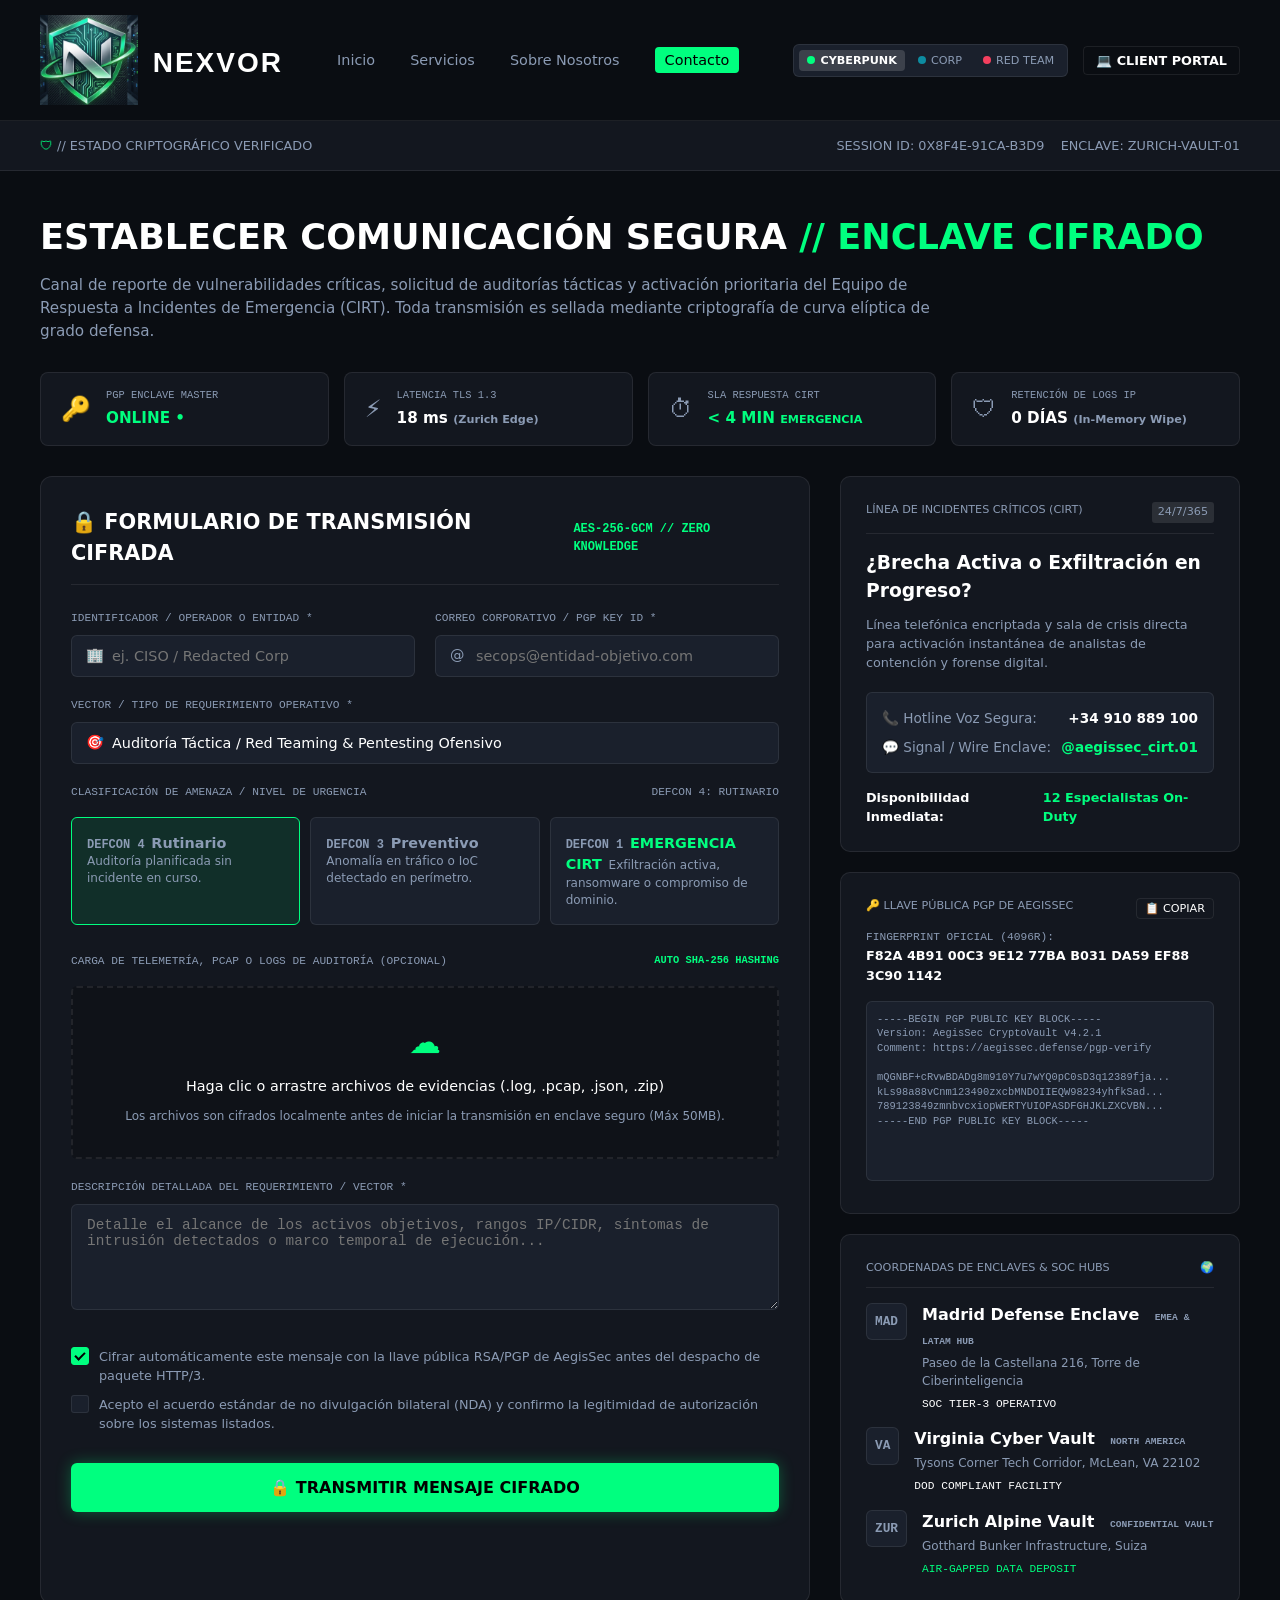
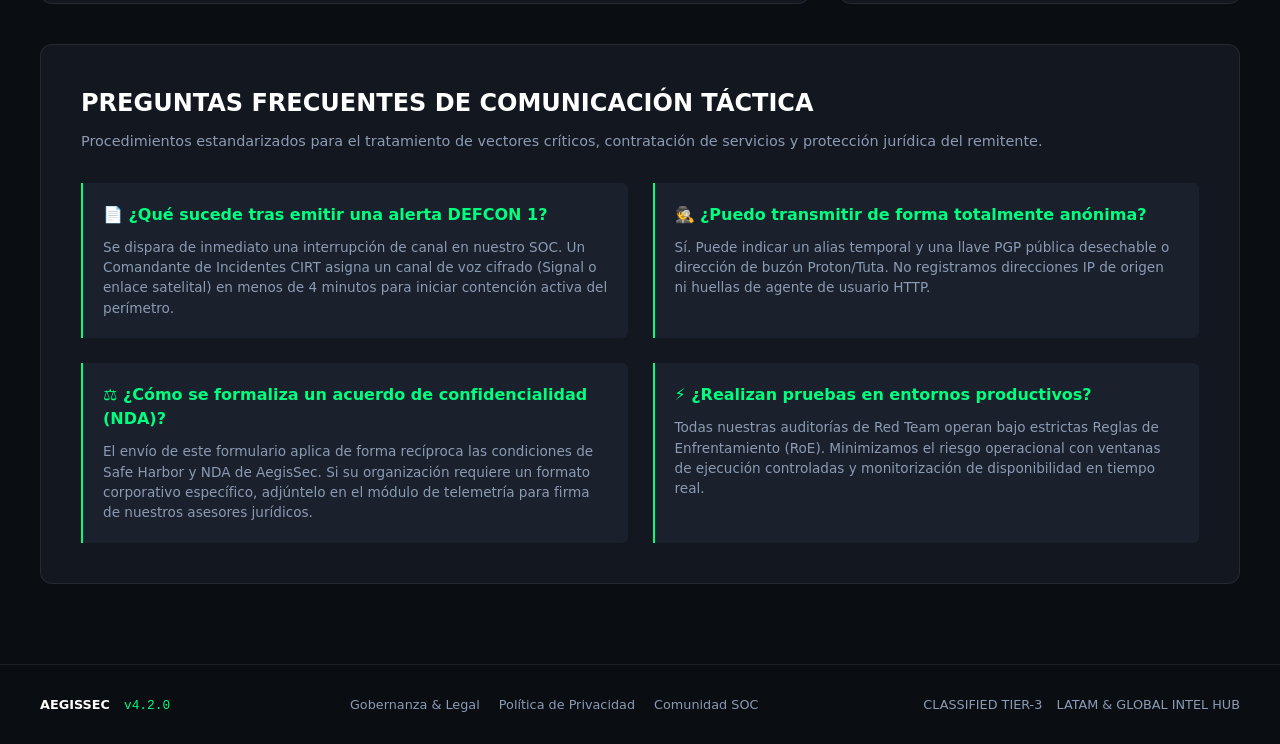
<file: contacto.html>
<!DOCTYPE html>
<html lang="es">
<head>
    <meta charset="UTF-8">
    <meta name="viewport" content="width=device-width, initial-scale=1.0">
    <title>NEXVOR</title>
    <link rel="stylesheet" href="servicios.css">
</head>
<body class="theme-cyberpunk">

    <!-- CABECERA PRINCIPAL -->
    <header class="main-header">
        <div class="logo-container">
           <img src="imagenes/2logo.jpg" alt="Nexvor Cyber Defense" class="logo-img">
           <span class="logo-text">NEXVOR</span>
       </div>
        <nav class="main-nav">
            <a href="index.html">Inicio</a>
            <a href="servicios.html">Servicios</a>
            <a href="sobrenosotros.html">Sobre Nosotros</a>
            <a href="contacto.html" class="nav-active">Contacto</a>
        </nav>
        <div class="header-actions">
            <div class="theme-selector">
                <button class="theme-btn active" onclick="setTheme('cyberpunk')"><span class="dot cyber"></span> CYBERPUNK</button>
                <button class="theme-btn" onclick="setTheme('corporate')"><span class="dot corp"></span> CORP</button>
                <button class="theme-btn" onclick="setTheme('redteam')"><span class="dot red"></span> RED TEAM</button>
            </div>
            <button class="btn-portal">💻 CLIENT PORTAL</button>
        </div>
    </header>

    <div class="sub-header">
        <div><span class="accent-text">🛡</span> // ESTADO CRIPTOGRÁFICO VERIFICADO</div>
        <div>SESSION ID: 0X8F4E-91CA-B3D9 &nbsp;&nbsp; ENCLAVE: ZURICH-VAULT-01</div>
    </div>

    <!-- CONTENIDO PRINCIPAL -->
    <main class="contact-main">
        
        <header class="contact-hero">
            <h1>ESTABLECER COMUNICACIÓN SEGURA <span class="accent-text">// ENCLAVE CIFRADO</span></h1>
            <p>Canal de reporte de vulnerabilidades críticas, solicitud de auditorías tácticas y activación prioritaria del Equipo de Respuesta a Incidentes de Emergencia (CIRT). Toda transmisión es sellada mediante criptografía de curva elíptica de grado defensa.</p>
        </header>

        <!-- BARRA DE TELEMETRÍA -->
        <div class="telemetry-bar">
            <div class="telemetry-card">
                <span class="t-icon">🔑</span>
                <div>
                    <span class="t-label">PGP ENCLAVE MASTER</span>
                    <span class="t-value accent-text">ONLINE •</span>
                </div>
            </div>
            <div class="telemetry-card">
                <span class="t-icon">⚡</span>
                <div>
                    <span class="t-label">LATENCIA TLS 1.3</span>
                    <span class="t-value">18 ms <span style="font-size:0.7rem; color:var(--text-secondary)">(Zurich Edge)</span></span>
                </div>
            </div>
            <div class="telemetry-card">
                <span class="t-icon">⏱</span>
                <div>
                    <span class="t-label">SLA RESPUESTA CIRT</span>
                    <span class="t-value accent-text">< 4 MIN <span style="font-size:0.7rem;">EMERGENCIA</span></span>
                </div>
            </div>
            <div class="telemetry-card">
                <span class="t-icon">🛡</span>
                <div>
                    <span class="t-label">RETENCIÓN DE LOGS IP</span>
                    <span class="t-value">0 DÍAS <span style="font-size:0.7rem; color:var(--text-secondary)">(In-Memory Wipe)</span></span>
                </div>
            </div>
        </div>

        <div class="contact-grid">
            <!-- PANEL IZQUIERDO: FORMULARIO -->
            <div class="secure-form-panel">
                <div class="panel-header">
                    <h2><span class="accent-text">🔒</span> FORMULARIO DE TRANSMISIÓN CIFRADA</h2>
                    <span class="accent-tag">AES-256-GCM // ZERO KNOWLEDGE</span>
                </div>

                <form class="tactical-form">
                    <div class="form-row">
                        <div class="form-group">
                            <label>IDENTIFICADOR / OPERADOR O ENTIDAD *</label>
                            <div class="input-wrapper">
                                <span class="input-icon">🏢</span>
                                <input type="text" placeholder="ej. CISO / Redacted Corp">
                            </div>
                        </div>
                        <div class="form-group">
                            <label>CORREO CORPORATIVO / PGP KEY ID *</label>
                            <div class="input-wrapper">
                                <span class="input-icon">@</span>
                                <input type="email" placeholder="secops@entidad-objetivo.com">
                            </div>
                        </div>
                    </div>

                    <div class="form-group">
                        <label>VECTOR / TIPO DE REQUERIMIENTO OPERATIVO *</label>
                        <div class="input-wrapper">
                            <span class="input-icon">🎯</span>
                            <select>
                                <option>Auditoría Táctica / Red Teaming & Pentesting Ofensivo</option>
                                <option>Respuesta a Incidentes (CIRT) / Análisis Forense</option>
                                <option>Threat Intelligence / Monitoreo Dark Web</option>
                            </select>
                        </div>
                    </div>

                    <div class="form-group">
                        <div class="defcon-header">
                            <label>CLASIFICACIÓN DE AMENAZA / NIVEL DE URGENCIA</label>
                            <span class="defcon-status">DEFCON 4: RUTINARIO</span>
                        </div>
                        <div class="defcon-selector">
                            <label class="defcon-option active">
                                <input type="radio" name="defcon" checked>
                                <span class="d-level">DEFCON 4</span>
                                <span class="d-title">Rutinario</span>
                                <span class="d-desc">Auditoría planificada sin incidente en curso.</span>
                            </label>
                            <label class="defcon-option">
                                <input type="radio" name="defcon">
                                <span class="d-level">DEFCON 3</span>
                                <span class="d-title">Preventivo</span>
                                <span class="d-desc">Anomalía en tráfico o IoC detectado en perímetro.</span>
                            </label>
                            <label class="defcon-option alert">
                                <input type="radio" name="defcon">
                                <span class="d-level">DEFCON 1</span>
                                <span class="d-title accent-text">EMERGENCIA CIRT</span>
                                <span class="d-desc">Exfiltración activa, ransomware o compromiso de dominio.</span>
                            </label>
                        </div>
                    </div>

                    <div class="form-group">
                        <div class="defcon-header">
                            <label>CARGA DE TELEMETRÍA, PCAP O LOGS DE AUDITORÍA (OPCIONAL)</label>
                            <span class="accent-tag" style="font-size:0.65rem;">AUTO SHA-256 HASHING</span>
                        </div>
                        <div class="file-dropzone">
                            <span class="drop-icon accent-text">☁️</span>
                            <p>Haga clic o arrastre archivos de evidencias (.log, .pcap, .json, .zip)</p>
                            <span class="drop-note">Los archivos son cifrados localmente antes de iniciar la transmisión en enclave seguro (Máx 50MB).</span>
                        </div>
                    </div>

                    <div class="form-group">
                        <label>DESCRIPCIÓN DETALLADA DEL REQUERIMIENTO / VECTOR *</label>
                        <textarea rows="5" placeholder="Detalle el alcance de los activos objetivos, rangos IP/CIDR, síntomas de intrusión detectados o marco temporal de ejecución..."></textarea>
                    </div>

                    <div class="form-checkboxes">
                        <label class="checkbox-container">
                            <input type="checkbox" checked>
                            <span class="checkmark"></span>
                            Cifrar automáticamente este mensaje con la llave pública RSA/PGP de AegisSec antes del despacho de paquete HTTP/3.
                        </label>
                        <label class="checkbox-container">
                            <input type="checkbox">
                            <span class="checkmark"></span>
                            Acepto el acuerdo estándar de no divulgación bilateral (NDA) y confirmo la legitimidad de autorización sobre los sistemas listados.
                        </label>
                    </div>

                    <button type="button" class="btn-submit">🔒 TRANSMITIR MENSAJE CIFRADO</button>
                </form>
            </div>

            <!-- PANEL DERECHO: SIDEBAR INFORMATIVO -->
            <aside class="contact-sidebar">
                
                <!-- Hotline -->
                <div class="sidebar-panel">
                    <div class="panel-header-small">
                        <span>LÍNEA DE INCIDENTES CRÍTICOS (CIRT)</span>
                        <span class="badge">24/7/365</span>
                    </div>
                    <h3>¿Brecha Activa o Exfiltración en Progreso?</h3>
                    <p class="panel-desc">Línea telefónica encriptada y sala de crisis directa para activación instantánea de analistas de contención y forense digital.</p>
                    <div class="hotline-box">
                        <div class="hotline-row">
                            <span>📞 Hotline Voz Segura:</span>
                            <strong>+34 910 889 100</strong>
                        </div>
                        <div class="hotline-row">
                            <span>💬 Signal / Wire Enclave:</span>
                            <strong class="accent-text">@aegissec_cirt.01</strong>
                        </div>
                    </div>
                    <div class="availability">
                        <span>Disponibilidad Inmediata:</span>
                        <span class="accent-text">12 Especialistas On-Duty</span>
                    </div>
                </div>

                <!-- PGP Key -->
                <div class="sidebar-panel">
                    <div class="panel-header-small" style="justify-content: space-between; border-bottom: none; margin-bottom:0;">
                        <span>🔑 LLAVE PÚBLICA PGP DE AEGISSEC</span>
                        <button class="btn-copy">📋 COPIAR</button>
                    </div>
                    <p class="pgp-fingerprint">FINGERPRINT OFICIAL (4096R):<br>
                        <strong>F82A 4B91 00C3 9E12 77BA B031 DA59 EF88 3C90 1142</strong>
                    </p>
                    <textarea class="pgp-block" readonly>
-----BEGIN PGP PUBLIC KEY BLOCK-----
Version: AegisSec CryptoVault v4.2.1
Comment: https://aegissec.defense/pgp-verify

mQGNBF+cRvwBDADg8m910Y7u7wYQ0pC0sD3q12389fja...
kLs98a88vCnm123490zxcbMNDOIIEQW98234yhfkSad...
789123849zmnbvcxiopWERTYUIOPASDFGHJKLZXCVBN...
-----END PGP PUBLIC KEY BLOCK-----</textarea>
                </div>

                <!-- Hubs -->
                <div class="sidebar-panel">
                    <div class="panel-header-small">
                        <span>COORDENADAS DE ENCLAVES & SOC HUBS</span>
                        <span>🌍</span>
                    </div>
                    <div class="hub-list">
                        <div class="hub-item">
                            <div class="hub-tag">MAD</div>
                            <div class="hub-info">
                                <strong>Madrid Defense Enclave <span class="hub-region">EMEA & LATAM HUB</span></strong>
                                <p>Paseo de la Castellana 216, Torre de Ciberinteligencia</p>
                                <span class="hub-status">SOC TIER-3 OPERATIVO</span>
                            </div>
                        </div>
                        <div class="hub-item">
                            <div class="hub-tag">VA</div>
                            <div class="hub-info">
                                <strong>Virginia Cyber Vault <span class="hub-region">NORTH AMERICA</span></strong>
                                <p>Tysons Corner Tech Corridor, McLean, VA 22102</p>
                                <span class="hub-status">DOD COMPLIANT FACILITY</span>
                            </div>
                        </div>
                        <div class="hub-item">
                            <div class="hub-tag">ZUR</div>
                            <div class="hub-info">
                                <strong>Zurich Alpine Vault <span class="hub-region">CONFIDENTIAL VAULT</span></strong>
                                <p>Gotthard Bunker Infrastructure, Suiza</p>
                                <span class="hub-status accent-text">AIR-GAPPED DATA DEPOSIT</span>
                            </div>
                        </div>
                    </div>
                </div>
            </aside>
        </div>

        <!-- FAQ TÁCTICO -->
        <section class="faq-section">
            <h2 class="faq-title">PREGUNTAS FRECUENTES DE COMUNICACIÓN TÁCTICA</h2>
            <p class="faq-subtitle">Procedimientos estandarizados para el tratamiento de vectores críticos, contratación de servicios y protección jurídica del remitente.</p>
            
            <div class="faq-grid">
                <div class="faq-card">
                    <h3 class="accent-text">📄 ¿Qué sucede tras emitir una alerta DEFCON 1?</h3>
                    <p>Se dispara de inmediato una interrupción de canal en nuestro SOC. Un Comandante de Incidentes CIRT asigna un canal de voz cifrado (Signal o enlace satelital) en menos de 4 minutos para iniciar contención activa del perímetro.</p>
                </div>
                <div class="faq-card">
                    <h3 class="accent-text">🕵️ ¿Puedo transmitir de forma totalmente anónima?</h3>
                    <p>Sí. Puede indicar un alias temporal y una llave PGP pública desechable o dirección de buzón Proton/Tuta. No registramos direcciones IP de origen ni huellas de agente de usuario HTTP.</p>
                </div>
                <div class="faq-card">
                    <h3 class="accent-text">⚖️ ¿Cómo se formaliza un acuerdo de confidencialidad (NDA)?</h3>
                    <p>El envío de este formulario aplica de forma recíproca las condiciones de Safe Harbor y NDA de AegisSec. Si su organización requiere un formato corporativo específico, adjúntelo en el módulo de telemetría para firma de nuestros asesores jurídicos.</p>
                </div>
                <div class="faq-card">
                    <h3 class="accent-text">⚡ ¿Realizan pruebas en entornos productivos?</h3>
                    <p>Todas nuestras auditorías de Red Team operan bajo estrictas Reglas de Enfrentamiento (RoE). Minimizamos el riesgo operacional con ventanas de ejecución controladas y monitorización de disponibilidad en tiempo real.</p>
                </div>
            </div>
        </section>

    </main>

    <!-- PIE DE PÁGINA -->
    <footer class="main-footer">
        <div><span class="footer-logo">AEGISSEC</span> <span class="version">v4.2.0</span></div>
        <div class="footer-links">
            <a href="#">Gobernanza & Legal</a>
            <a href="#">Política de Privacidad</a>
            <a href="#">Comunidad SOC</a>
        </div>
        <div>CLASSIFIED TIER-3 <span style="margin-left: 10px; color:var(--text-secondary)">LATAM & GLOBAL INTEL HUB</span></div>
    </footer>

    <script>
        function setTheme(theme) {
            document.body.className = 'theme-' + theme;
            document.querySelectorAll('.theme-btn').forEach(btn => btn.classList.remove('active'));
            event.currentTarget.classList.add('active');
        }
    </script>
</body>
</html>
</file>
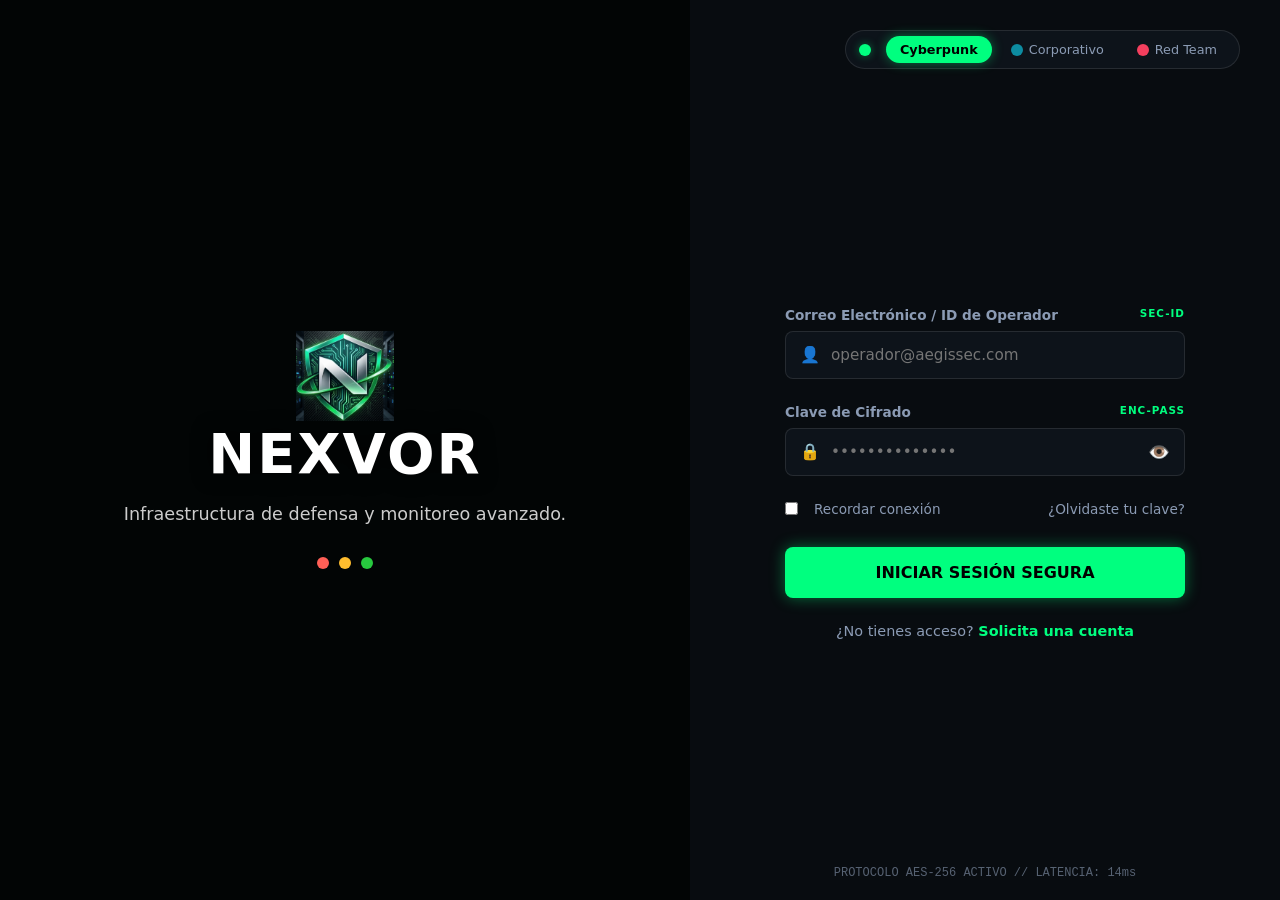
<file: login.html>
<!DOCTYPE html>
<html lang="es">
<head>
    <meta charset="UTF-8">
    <meta name="viewport" content="width=device-width, initial-scale=1.0">
    <title>Login - NEXVOR</title>
    <link rel="stylesheet" href="inicio.css">
</head>
<body>

    <div class="split-layout">
        
        
            <!-- LADO IZQUIERDO: IMAGEN COMPLETA -->
    <div class="image-side">
    <!-- Capa de color semitransparente que cubre la imagen -->
        <div class="image-overlay"></div>
    
    <!-- Contenedor de los textos y logos (AQUÍ APLICAMOS EL CENTRADO) -->
        <div class="image-content">
        
        <!-- Icono del escudo (agregado según tu captura de pantalla) -->
        <img src="imagenes/2logo.jpg" alt="Nexvor Cyber Defense" class="logo-img">
        
        <!-- Título principal -->
        <h2>NEXVOR</h2>
        
        <!-- Subtítulo -->
        <p>Infraestructura de defensa y monitoreo avanzado.</p>
        
        <!-- Contenedor de los puntos de terminal (ahora centrado) -->
            <div class="terminal-dots dots-container">
               <div class="dot" style="background: #ff5f56;"></div>
               <div class="dot" style="background: #ffbd2e;"></div>
               <div class="dot" style="background: #27c93f;"></div>
           </div>
        </div>
    </div>

        <!-- LADO DERECHO: FORMULARIO Y TEMAS -->
        <div class="form-side">
            
            <!-- Selector de Temas (Arriba a la derecha) -->
            <div class="top-bar">
                <div class="theme-selector">
                    <span class="theme-label"><span class="dot main-theme-dot"></span></span>
                    <button class="theme-btn active" onclick="setTheme('cyberpunk', this)">
                        <span class="dot cyber"></span> Cyberpunk
                    </button>
                    <button class="theme-btn" onclick="setTheme('corporate', this)">
                        <span class="dot corp"></span> Corporativo
                    </button>
                    <button class="theme-btn" onclick="setTheme('redteam', this)">
                        <span class="dot red"></span> Red Team
                    </button>
                </div>
            </div>
            
            <!-- Contenedor Central del Login -->
            <div class="login-container">
                

                <form id="loginForm" class="login-form">
                    <!-- Campo: Correo / ID -->
                    <div class="form-group">
                        <div class="label-row">
                            <label for="userId">Correo Electrónico / ID de Operador</label>
                            <span class="security-badge">SEC-ID</span>
                        </div>
                        <div class="input-wrapper">
                            <span class="input-icon">👤</span>
                            <input type="text" id="userId" placeholder="operador@aegissec.com" required>
                        </div>
                    </div>

                    <!-- Campo: Contraseña -->
                    <div class="form-group">
                        <div class="label-row">
                            <label for="password">Clave de Cifrado</label>
                            <span class="security-badge">ENC-PASS</span>
                        </div>
                        <div class="input-wrapper">
                            <span class="input-icon">🔒</span>
                            <input type="password" id="password" placeholder="••••••••••••••" required>
                            <button type="button" class="toggle-password" id="togglePassword">👁️</button>
                        </div>
                    </div>

                    <!-- Opciones adicionales -->
                    <div class="form-options">
                        <label class="checkbox-container">
                            <input type="checkbox" id="remember">
                            <span class="checkmark"></span>
                            Recordar conexión
                        </label>
                        <a href="#" class="forgot-link">¿Olvidaste tu clave?</a>
                    </div>

                    <!-- Botón Principal -->
                    <button type="submit" class="btn-submit">
                        INICIAR SESIÓN SEGURA
                    </button>

                    <div class="form-footer">
                        ¿No tienes acceso? <a href="#" class="signup-link">Solicita una cuenta</a>
                    </div>
                </form>
            </div>

            <!-- Footer del form -->
            <div class="terminal-footer">
                PROTOCOLO AES-256 ACTIVO // LATENCIA: 14ms
            </div>
        </div>
    </div>

    <script src="script.js"></script>
</body>
</html>
</file>
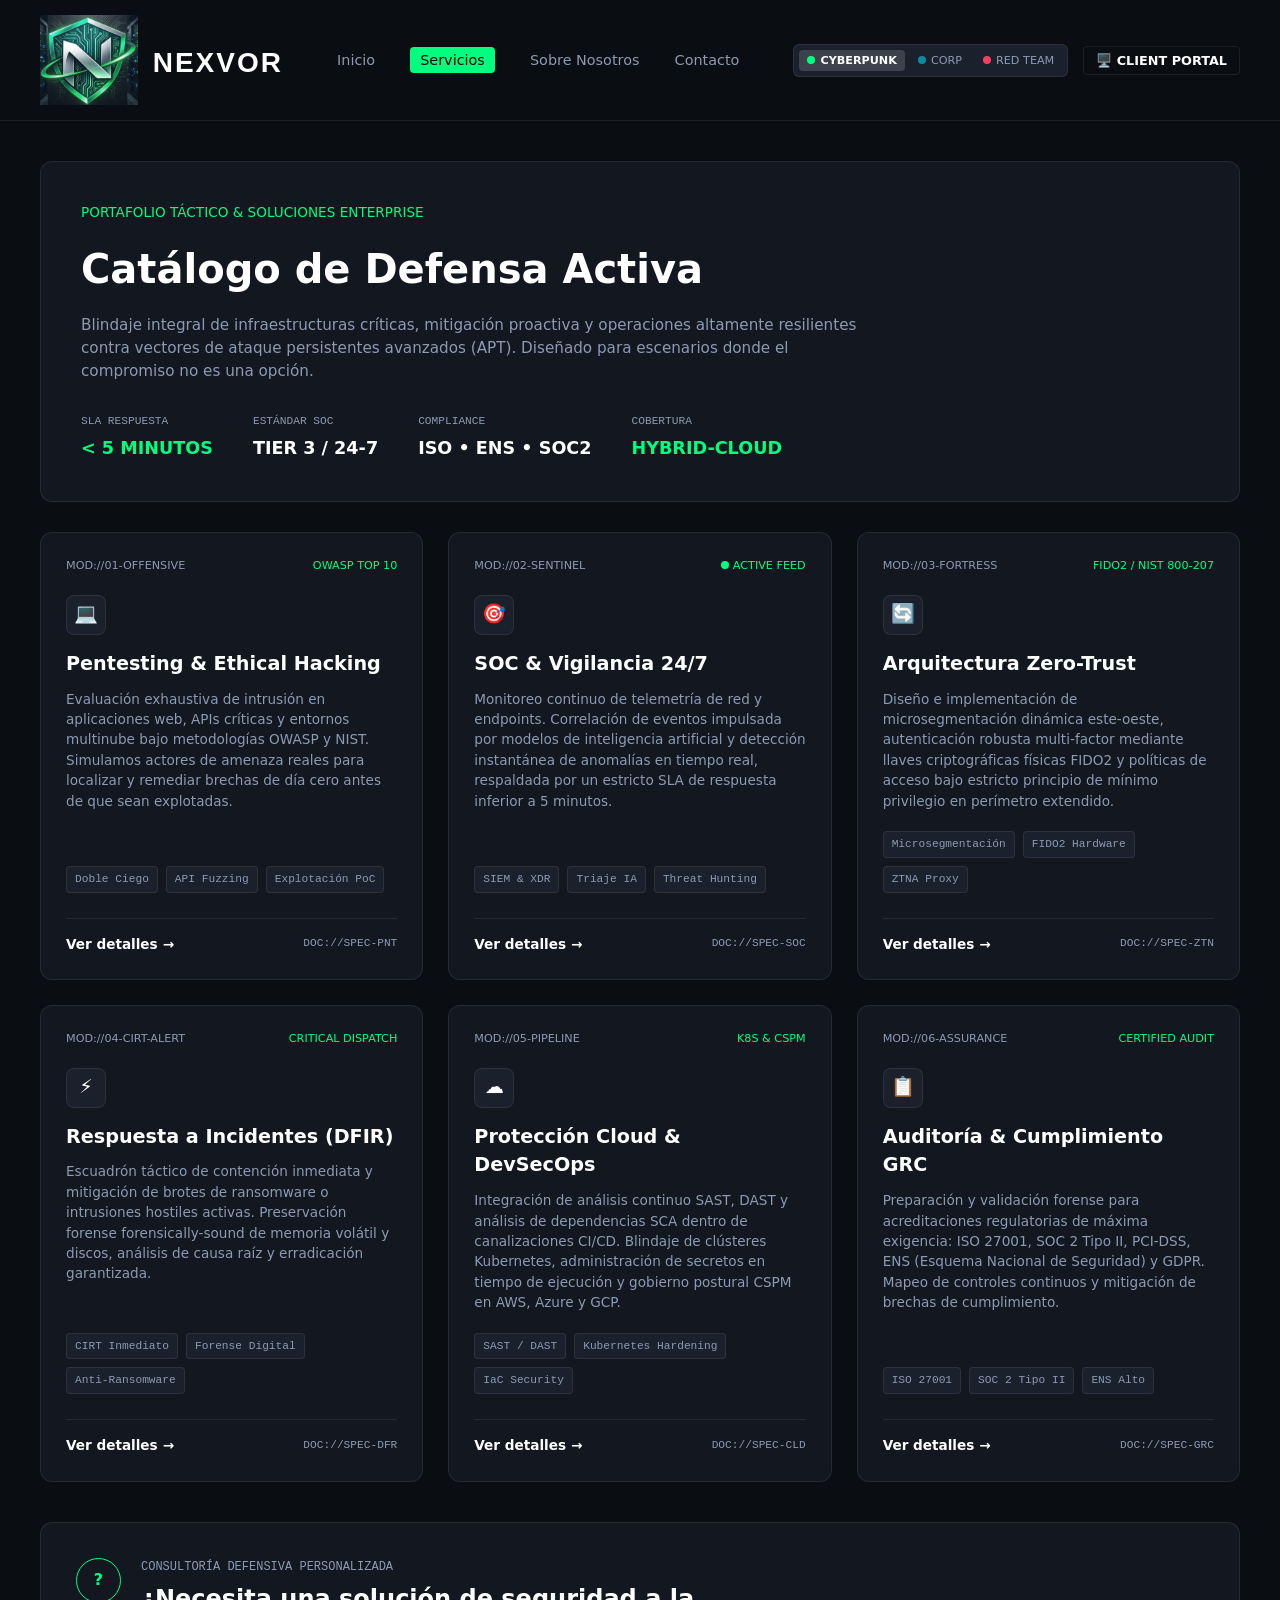
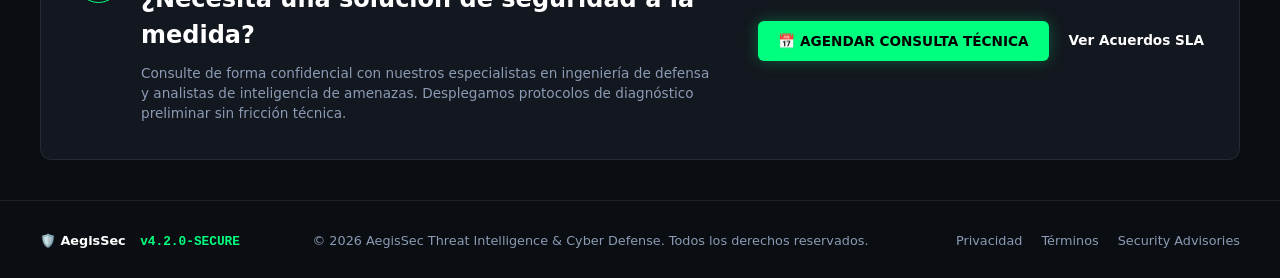
<file: servicios.html>
<!DOCTYPE html>
<html lang="es">
<head>
    <meta charset="UTF-8">
    <meta name="viewport" content="width=device-width, initial-scale=1.0">
    <title>Servicios - NEXVOR</title>
    <link rel="stylesheet" href="servicios.css">
</head>
<body>

    <!-- CABECERA PRINCIPAL -->
    <header class="main-header">
        <div class="logo-container">
           <img src="imagenes/2logo.jpg" alt="Nexvor Cyber Defense" class="logo-img">
           <span class="logo-text">NEXVOR</span>
       </div>
        
        <nav class="main-nav">
            <a href="index.html">Inicio</a>
            <a href="servicios.html" class="nav-active">Servicios</a>
            <a href="sobrenosotros.html">Sobre Nosotros</a>
            <a href="contacto.html">Contacto</a>
        </nav>
        
        <div class="header-actions">
            <!-- Selector de Temas -->
            <div class="theme-selector">
                <button class="theme-btn active" onclick="setTheme('cyberpunk', this)">
                    <span class="dot cyber"></span> CYBERPUNK
                </button>
                <button class="theme-btn" onclick="setTheme('corporate', this)">
                    <span class="dot corp"></span> CORP
                </button>
                <button class="theme-btn" onclick="setTheme('redteam', this)">
                    <span class="dot red"></span> RED TEAM
                </button>
            </div>
            <button class="btn-portal">🖥️ CLIENT PORTAL</button>
        </div>
    </header>

    
    <!-- CONTENIDO PRINCIPAL -->
    <main class="services-main">
        
        <!-- SECCIÓN HERO DE SERVICIOS -->
        <section class="services-hero">
            
            <div class="hero-subtitle">
               <span class="accent-text">  PORTAFOLIO TÁCTICO & SOLUCIONES ENTERPRISE</span>
            </div>
            <h1>Catálogo de Defensa Activa</h1>
            <p class="hero-desc">
                Blindaje integral de infraestructuras críticas, mitigación proactiva y operaciones altamente 
                resilientes contra vectores de ataque persistentes avanzados (APT). Diseñado para 
                escenarios donde el compromiso no es una opción.
            </p>
            
            <div class="stats-row">
                <div class="stat-box">
                    <span class="stat-label">SLA RESPUESTA</span>
                    <span class="stat-value accent-text">&lt; 5 MINUTOS</span>
                </div>
                <div class="stat-box">
                    <span class="stat-label">ESTÁNDAR SOC</span>
                    <span class="stat-value">TIER 3 / 24-7</span>
                </div>
                <div class="stat-box">
                    <span class="stat-label">COMPLIANCE</span>
                    <span class="stat-value">ISO • ENS • SOC2</span>
                </div>
                <div class="stat-box">
                    <span class="stat-label">COBERTURA</span>
                    <span class="stat-value accent-text">HYBRID-CLOUD</span>
                </div>
            </div>
        </section>

       

        <!-- GRID DE SERVICIOS -->
        <section class="services-grid">
            
            <!-- TARJETA 1 -->
            <div class="tactical-card">
                <div class="card-header">
                    <span class="mod-id">MOD://01-OFFENSIVE</span>
                    <span class="mod-badge">OWASP TOP 10</span>
                </div>
                <div class="card-icon">💻</div>
                <h3>Pentesting & Ethical Hacking</h3>
                <p>Evaluación exhaustiva de intrusión en aplicaciones web, APIs críticas y entornos multinube bajo metodologías OWASP y NIST. Simulamos actores de amenaza reales para localizar y remediar brechas de día cero antes de que sean explotadas.</p>
                <div class="card-tags">
                    <span>Doble Ciego</span><span>API Fuzzing</span><span>Explotación PoC</span>
                </div>
                <div class="card-footer">
                    <a href="#" class="details-link" onclick="openModal('pentesting'); return false;">Ver detalles <span>→</span></a>
                    <span class="doc-ref">DOC://SPEC-PNT</span>
                </div>
            </div>

            <!-- TARJETA 2 -->
            <div class="tactical-card">
                <div class="card-header">
                    <span class="mod-id">MOD://02-SENTINEL</span>
                    <span class="mod-badge active-badge"><span class="dot cyber"></span> ACTIVE FEED</span>
                </div>
                <div class="card-icon">🎯</div>
                <h3>SOC & Vigilancia 24/7</h3>
                <p>Monitoreo continuo de telemetría de red y endpoints. Correlación de eventos impulsada por modelos de inteligencia artificial y detección instantánea de anomalías en tiempo real, respaldada por un estricto SLA de respuesta inferior a 5 minutos.</p>
                <div class="card-tags">
                    <span>SIEM & XDR</span><span>Triaje IA</span><span>Threat Hunting</span>
                </div>
                <div class="card-footer">
                    <a href="#" class="details-link" onclick="openModal('soc'); return false;">Ver detalles <span>→</span></a>
                    <span class="doc-ref">DOC://SPEC-SOC</span>
                </div>
            </div>

            <!-- TARJETA 3 -->
            <div class="tactical-card">
                <div class="card-header">
                    <span class="mod-id">MOD://03-FORTRESS</span>
                    <span class="mod-badge">FIDO2 / NIST 800-207</span>
                </div>
                <div class="card-icon">🔄</div>
                <h3>Arquitectura Zero-Trust</h3>
                <p>Diseño e implementación de microsegmentación dinámica este-oeste, autenticación robusta multi-factor mediante llaves criptográficas físicas FIDO2 y políticas de acceso bajo estricto principio de mínimo privilegio en perímetro extendido.</p>
                <div class="card-tags">
                    <span>Microsegmentación</span><span>FIDO2 Hardware</span><span>ZTNA Proxy</span>
                </div>
                <div class="card-footer">
                    <a href="#" class="details-link" onclick="openModal('zerotrust'); return false;">Ver detalles <span>→</span></a>
                    <span class="doc-ref">DOC://SPEC-ZTN</span>
                </div>
            </div>

            <!-- TARJETA 4 -->
            <div class="tactical-card">
                <div class="card-header">
                    <span class="mod-id">MOD://04-CIRT-ALERT</span>
                    <span class="mod-badge alert-badge">CRITICAL DISPATCH</span>
                </div>
                <div class="card-icon">⚡</div>
                <h3>Respuesta a Incidentes (DFIR)</h3>
                <p>Escuadrón táctico de contención inmediata y mitigación de brotes de ransomware o intrusiones hostiles activas. Preservación forense forensically-sound de memoria volátil y discos, análisis de causa raíz y erradicación garantizada.</p>
                <div class="card-tags">
                    <span>CIRT Inmediato</span><span>Forense Digital</span><span>Anti-Ransomware</span>
                </div>
                <div class="card-footer">
                    <a href="#" class="details-link" onclick="openModal('dfir'); return false;">Ver detalles <span>→</span></a>
                    <span class="doc-ref">DOC://SPEC-DFR</span>
                </div>
            </div>

            <!-- TARJETA 5 -->
            <div class="tactical-card">
                <div class="card-header">
                    <span class="mod-id">MOD://05-PIPELINE</span>
                    <span class="mod-badge">K8S & CSPM</span>
                </div>
                <div class="card-icon">☁️</div>
                <h3>Protección Cloud & DevSecOps</h3>
                <p>Integración de análisis continuo SAST, DAST y análisis de dependencias SCA dentro de canalizaciones CI/CD. Blindaje de clústeres Kubernetes, administración de secretos en tiempo de ejecución y gobierno postural CSPM en AWS, Azure y GCP.</p>
                <div class="card-tags">
                    <span>SAST / DAST</span><span>Kubernetes Hardening</span><span>IaC Security</span>
                </div>
                <div class="card-footer">
                    <a href="#" class="details-link" onclick="openModal('cloud'); return false;">Ver detalles <span>→</span></a>
                    <span class="doc-ref">DOC://SPEC-CLD</span>
                </div>
            </div>

            <!-- TARJETA 6 -->
            <div class="tactical-card">
                <div class="card-header">
                    <span class="mod-id">MOD://06-ASSURANCE</span>
                    <span class="mod-badge success-badge">CERTIFIED AUDIT</span>
                </div>
                <div class="card-icon">📋</div>
                <h3>Auditoría & Cumplimiento GRC</h3>
                <p>Preparación y validación forense para acreditaciones regulatorias de máxima exigencia: ISO 27001, SOC 2 Tipo II, PCI-DSS, ENS (Esquema Nacional de Seguridad) y GDPR. Mapeo de controles continuos y mitigación de brechas de cumplimiento.</p>
                <div class="card-tags">
                    <span>ISO 27001</span><span>SOC 2 Tipo II</span><span>ENS Alto</span>
                </div>
                <div class="card-footer">
                    <a href="#" class="details-link" onclick="openModal('grc'); return false;">Ver detalles <span>→</span></a>
                    <span class="doc-ref">DOC://SPEC-GRC</span>
                </div>
            </div>

        </section>

        <!-- SECCIÓN LLAMADA A LA ACCIÓN (CTA) -->
        <section class="cta-section">
            <div class="cta-content">
                <div class="cta-icon">?</div>
                <div class="cta-text">
                    <span class="cta-subtitle">CONSULTORÍA DEFENSIVA PERSONALIZADA</span>
                    <h2>¿Necesita una solución de seguridad a la medida?</h2>
                    <p>Consulte de forma confidencial con nuestros especialistas en ingeniería de defensa y analistas de inteligencia de amenazas. Desplegamos protocolos de diagnóstico preliminar sin fricción técnica.</p>
                </div>
            </div>
            <div class="cta-actions">
                <button class="btn-primary">📅 AGENDAR CONSULTA TÉCNICA</button>
                <a href="#" class="btn-text">Ver Acuerdos SLA</a>
            </div>
        </section>

    </main>

    <!-- PIE DE PÁGINA -->
    <footer class="main-footer">
        <div class="footer-logo">
            <span class="logo-icon">🛡️</span> AegisSec <span class="version">v4.2.0-SECURE</span>
        </div>
        <div class="footer-copy">
            © 2026 AegisSec Threat Intelligence & Cyber Defense. Todos los derechos reservados.
        </div>
        <div class="footer-links">
            <a href="#">Privacidad</a>
            <a href="#">Términos</a>
            <a href="#">Security Advisories</a>
        </div>
    </footer>

    <!-- ESTRUCTURA DE LA VENTANA MODAL (Oculta por defecto) -->
    <div id="tacticalModal" class="modal-overlay">
        <div class="modal-card">
            
            <div class="modal-header">
                <div>
                    <span class="mod-badge" id="modalBadge">MOD://INFO</span>
                    <h2 id="modalTitle">Título del Servicio</h2>
                </div>
                <button class="close-btn" onclick="closeModal()">×</button>
            </div>
            
            <div class="modal-body">
                <h4 class="accent-text">Capacidades Tácticas</h4>
                <ul id="modalCapacidades" class="tactical-list">
                    <!-- Se llena con JS -->
                </ul>
                
                <h4 class="accent-text" style="margin-top: 25px;">Entregables Garantizados</h4>
                <ul id="modalEntregables" class="tactical-list">
                    <!-- Se llena con JS -->
                </ul>
            </div>
            
            <div class="modal-footer">
                <button class="btn-primary" style="width: 100%;" onclick="closeModal()">
                    ENTENDIDO / CERRAR PANEL
                </button>
            </div>
            
        </div>
    </div>

    <script src="servicios.js"></script>
</body>
</html>
</file>
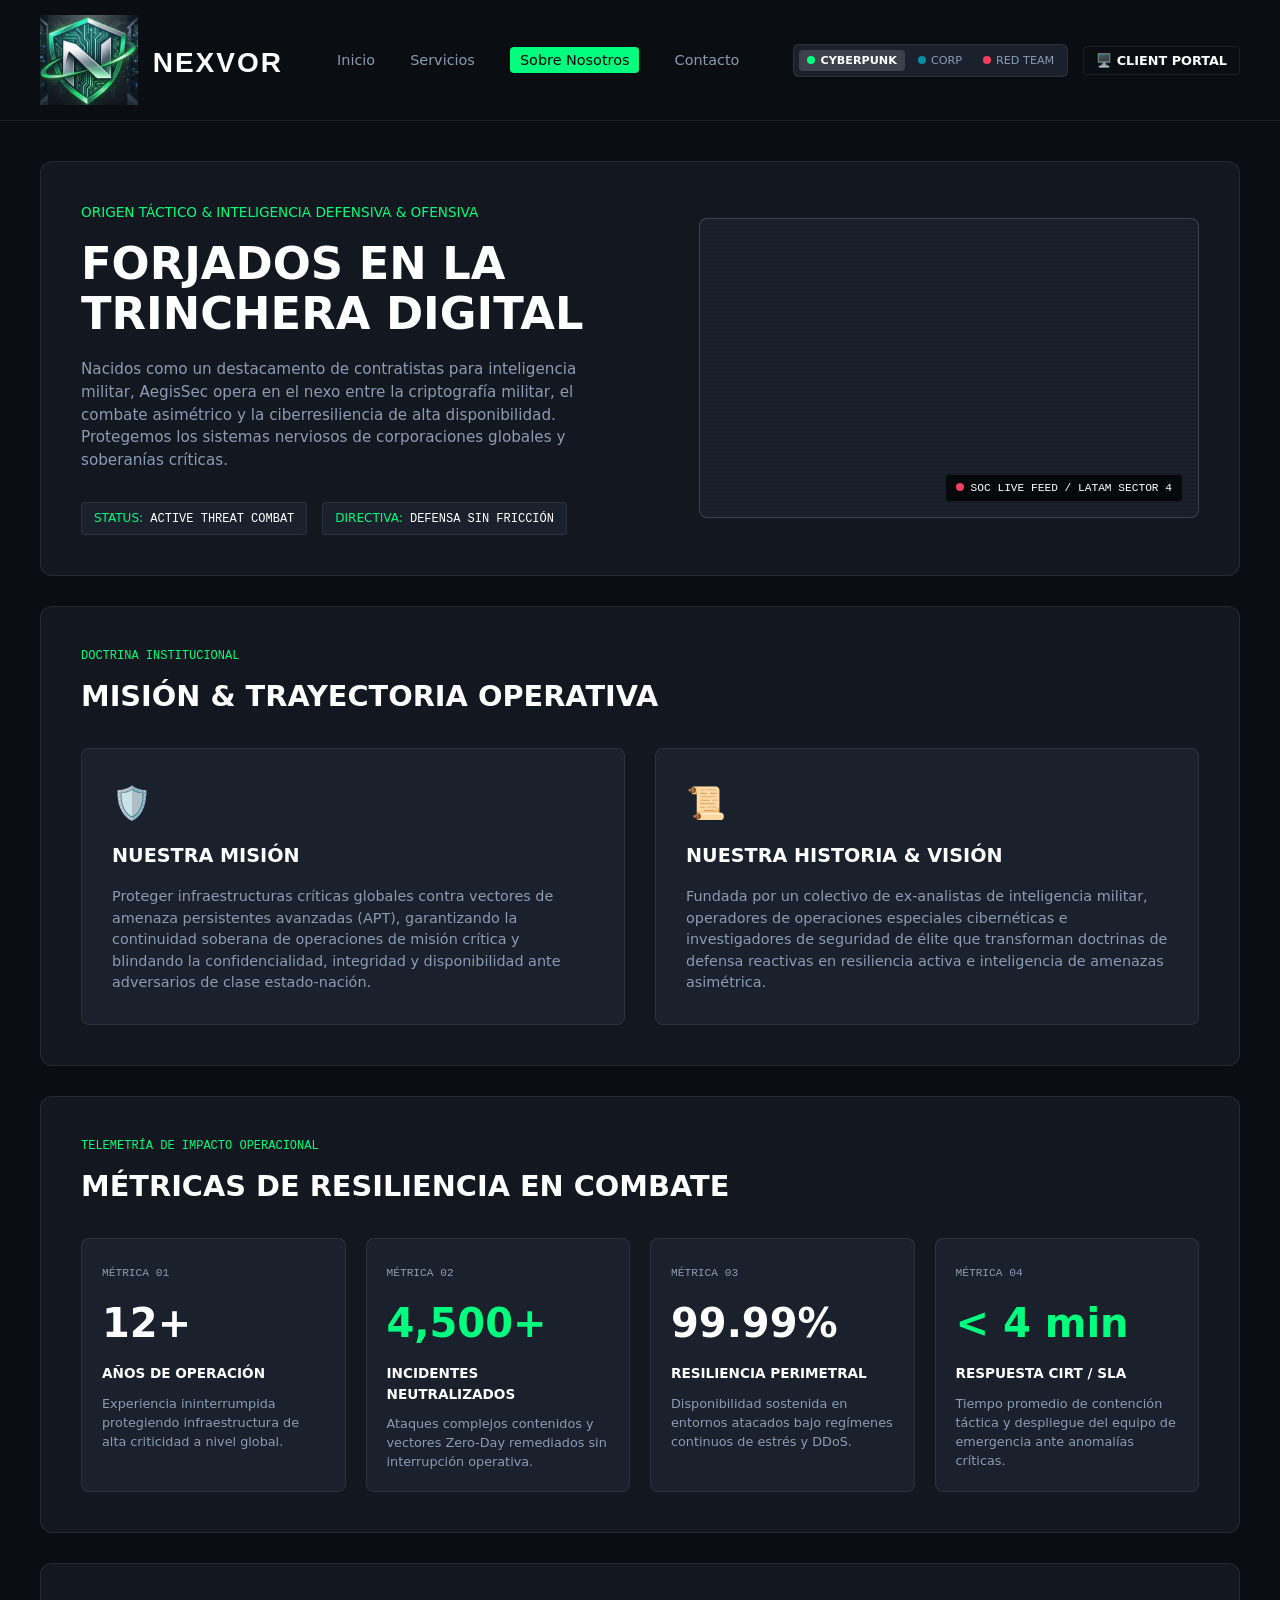
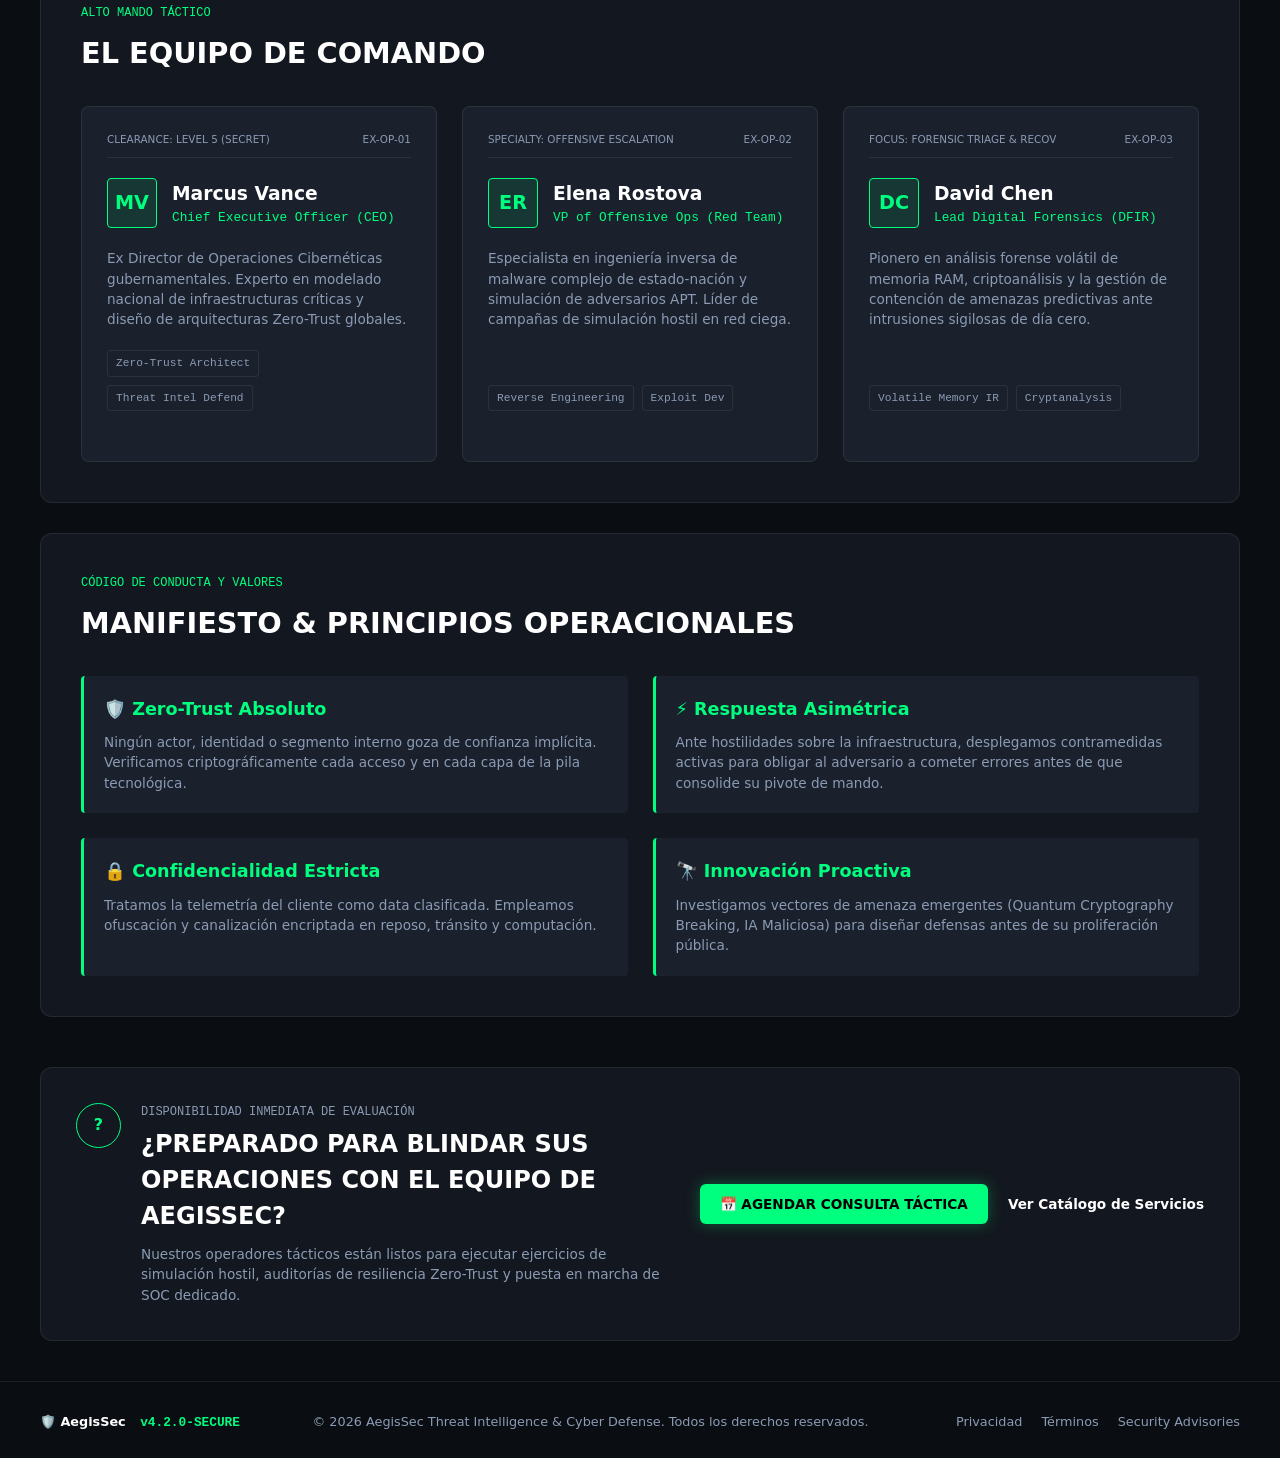
<file: sobrenosotros.html>
<!DOCTYPE html>
<html lang="es">
<head>
    <meta charset="UTF-8">
    <meta name="viewport" content="width=device-width, initial-scale=1.0">
    <title>Sobre Nosotros - NEXVOR</title>
    <!-- Usa tu archivo CSS principal aquí -->
    <link rel="stylesheet" href="sobrenosotros.css"> 
</head>
<body>

    <!-- CABECERA PRINCIPAL -->
    <header class="main-header">
       <div class="logo-container">
           <img src="imagenes/2logo.jpg" alt="Nexvor Cyber Defense" class="logo-img">
           <span class="logo-text">NEXVOR</span>
       </div>
        
        <nav class="main-nav">
            <a href="index.html">Inicio</a>
            <a href="servicios.html">Servicios</a>
            <a href="sobrenosotros.html" class="nav-active">Sobre Nosotros</a>
            <a href="contacto.html">Contacto</a>
        </nav>
        
        <div class="header-actions">
            <!-- Selector de Temas -->
            <div class="theme-selector">
                <button class="theme-btn active" onclick="setTheme('cyberpunk', this)">
                    <span class="dot cyber"></span> CYBERPUNK
                </button>
                <button class="theme-btn" onclick="setTheme('corporate', this)">
                    <span class="dot corp"></span> CORP
                </button>
                <button class="theme-btn" onclick="setTheme('redteam', this)">
                    <span class="dot red"></span> RED TEAM
                </button>
            </div>
            <button class="btn-portal">🖥️ CLIENT PORTAL</button>
        </div>
    </header>

    <!-- CONTENIDO PRINCIPAL -->
    <main class="about-main">
        
        <!-- HERO SECTION: FORJADOS EN LA TRINCHERA -->
        <section class="about-hero-section">
            <div class="about-hero-content">
                <div class="hero-subtitle">
                    <span class="accent-text">  ORIGEN TÁCTICO & INTELIGENCIA DEFENSIVA & OFENSIVA</span>
                </div>
                <h1>FORJADOS EN LA<br>TRINCHERA DIGITAL</h1>
                <p class="hero-desc">
                    Nacidos como un destacamento de contratistas para inteligencia militar, AegisSec opera en el nexo entre la criptografía militar, el combate asimétrico y la ciberresiliencia de alta disponibilidad. Protegemos los sistemas nerviosos de corporaciones globales y soberanías críticas.
                </p>
                <div class="about-hero-badges">
                    <span class="badge-outline"><span class="accent-text">STATUS:</span> ACTIVE THREAT COMBAT</span>
                    <span class="badge-outline"><span class="accent-text">DIRECTIVA:</span> DEFENSA SIN FRICCIÓN</span>
                </div>
            </div>
            <div class="about-hero-image">
                <!-- Representación visual del centro de comando (Placeholder) -->
                <div class="image-placeholder">
                    <div class="live-feed-badge"><span class="dot red"></span> SOC LIVE FEED / LATAM SECTOR 4</div>
                </div>
            </div>
        </section>

        <!-- MISIÓN & TRAYECTORIA -->
        <section class="section-container">
            <div class="section-header">
                <span class="section-tag">DOCTRINA INSTITUCIONAL</span>
                <h2>MISIÓN & TRAYECTORIA OPERATIVA</h2>
            </div>
            <div class="mission-grid">
                <!-- Misión -->
                <div class="mission-card">
                    <div class="mission-icon">🛡️</div>
                    <h3>NUESTRA MISIÓN</h3>
                    <p>Proteger infraestructuras críticas globales contra vectores de amenaza persistentes avanzadas (APT), garantizando la continuidad soberana de operaciones de misión crítica y blindando la confidencialidad, integridad y disponibilidad ante adversarios de clase estado-nación.</p>
                </div>
                <!-- Historia -->
                <div class="mission-card">
                    <div class="mission-icon">📜</div>
                    <h3>NUESTRA HISTORIA & VISIÓN</h3>
                    <p>Fundada por un colectivo de ex-analistas de inteligencia militar, operadores de operaciones especiales cibernéticas e investigadores de seguridad de élite que transforman doctrinas de defensa reactivas en resiliencia activa e inteligencia de amenazas asimétrica.</p>
                </div>
            </div>
        </section>

        <!-- MÉTRICAS DE RESILIENCIA -->
        <section class="section-container">
            <div class="section-header">
                <span class="section-tag">TELEMETRÍA DE IMPACTO OPERACIONAL</span>
                <h2>MÉTRICAS DE RESILIENCIA EN COMBATE</h2>
            </div>
            <div class="metrics-grid">
                <div class="metric-card">
                    <span class="metric-id">MÉTRICA 01</span>
                    <h3 class="metric-number">12+</h3>
                    <p class="metric-label">AÑOS DE OPERACIÓN</p>
                    <p class="metric-desc">Experiencia ininterrumpida protegiendo infraestructura de alta criticidad a nivel global.</p>
                </div>
                <div class="metric-card">
                    <span class="metric-id">MÉTRICA 02</span>
                    <h3 class="metric-number accent-text">4,500+</h3>
                    <p class="metric-label">INCIDENTES NEUTRALIZADOS</p>
                    <p class="metric-desc">Ataques complejos contenidos y vectores Zero-Day remediados sin interrupción operativa.</p>
                </div>
                <div class="metric-card">
                    <span class="metric-id">MÉTRICA 03</span>
                    <h3 class="metric-number">99.99%</h3>
                    <p class="metric-label">RESILIENCIA PERIMETRAL</p>
                    <p class="metric-desc">Disponibilidad sostenida en entornos atacados bajo regímenes continuos de estrés y DDoS.</p>
                </div>
                <div class="metric-card">
                    <span class="metric-id">MÉTRICA 04</span>
                    <h3 class="metric-number accent-text">&lt; 4 min</h3>
                    <p class="metric-label">RESPUESTA CIRT / SLA</p>
                    <p class="metric-desc">Tiempo promedio de contención táctica y despliegue del equipo de emergencia ante anomalías críticas.</p>
                </div>
            </div>
        </section>

        <!-- EQUIPO DE COMANDO -->
        <section class="section-container">
            <div class="section-header">
                <span class="section-tag">ALTO MANDO TÁCTICO</span>
                <h2>EL EQUIPO DE COMANDO</h2>
            </div>
            <div class="team-grid">
                <!-- Miembro 1 -->
                <div class="team-card">
                    <div class="team-header">
                        <span class="clearance">CLEARANCE: LEVEL 5 (SECRET)</span>
                        <span class="id">EX-OP-01</span>
                    </div>
                    <div class="team-profile">
                        <div class="team-avatar">MV</div>
                        <div>
                            <h3>Marcus Vance</h3>
                            <p class="team-role accent-text">Chief Executive Officer (CEO)</p>
                        </div>
                    </div>
                    <p class="team-bio">Ex Director de Operaciones Cibernéticas gubernamentales. Experto en modelado nacional de infraestructuras críticas y diseño de arquitecturas Zero-Trust globales.</p>
                    <div class="card-tags">
                        <span>Zero-Trust Architect</span><span>Threat Intel Defend</span>
                    </div>
                </div>

                <!-- Miembro 2 -->
                <div class="team-card">
                    <div class="team-header">
                        <span class="clearance">SPECIALTY: OFFENSIVE ESCALATION</span>
                        <span class="id">EX-OP-02</span>
                    </div>
                    <div class="team-profile">
                        <div class="team-avatar">ER</div>
                        <div>
                            <h3>Elena Rostova</h3>
                            <p class="team-role accent-text">VP of Offensive Ops (Red Team)</p>
                        </div>
                    </div>
                    <p class="team-bio">Especialista en ingeniería inversa de malware complejo de estado-nación y simulación de adversarios APT. Líder de campañas de simulación hostil en red ciega.</p>
                    <div class="card-tags">
                        <span>Reverse Engineering</span><span>Exploit Dev</span>
                    </div>
                </div>

                <!-- Miembro 3 -->
                <div class="team-card">
                    <div class="team-header">
                        <span class="clearance">FOCUS: FORENSIC TRIAGE & RECOV</span>
                        <span class="id">EX-OP-03</span>
                    </div>
                    <div class="team-profile">
                        <div class="team-avatar">DC</div>
                        <div>
                            <h3>David Chen</h3>
                            <p class="team-role accent-text">Lead Digital Forensics (DFIR)</p>
                        </div>
                    </div>
                    <p class="team-bio">Pionero en análisis forense volátil de memoria RAM, criptoanálisis y la gestión de contención de amenazas predictivas ante intrusiones sigilosas de día cero.</p>
                    <div class="card-tags">
                        <span>Volatile Memory IR</span><span>Cryptanalysis</span>
                    </div>
                </div>
            </div>
        </section>

        <!-- MANIFIESTO Y PRINCIPIOS -->
        <section class="section-container">
            <div class="section-header">
                <span class="section-tag">CÓDIGO DE CONDUCTA Y VALORES</span>
                <h2>MANIFIESTO & PRINCIPIOS OPERACIONALES</h2>
            </div>
            <div class="principles-grid">
                <div class="principle-item">
                    <h4 class="accent-text">🛡️ Zero-Trust Absoluto</h4>
                    <p>Ningún actor, identidad o segmento interno goza de confianza implícita. Verificamos criptográficamente cada acceso y en cada capa de la pila tecnológica.</p>
                </div>
                <div class="principle-item">
                    <h4 class="accent-text">⚡ Respuesta Asimétrica</h4>
                    <p>Ante hostilidades sobre la infraestructura, desplegamos contramedidas activas para obligar al adversario a cometer errores antes de que consolide su pivote de mando.</p>
                </div>
                <div class="principle-item">
                    <h4 class="accent-text">🔒 Confidencialidad Estricta</h4>
                    <p>Tratamos la telemetría del cliente como data clasificada. Empleamos ofuscación y canalización encriptada en reposo, tránsito y computación.</p>
                </div>
                <div class="principle-item">
                    <h4 class="accent-text">🔭 Innovación Proactiva</h4>
                    <p>Investigamos vectores de amenaza emergentes (Quantum Cryptography Breaking, IA Maliciosa) para diseñar defensas antes de su proliferación pública.</p>
                </div>
            </div>
        </section>

        <!-- LLAMADA A LA ACCIÓN (CTA) -->
        <section class="cta-section" style="margin-top: 50px;">
            <div class="cta-content">
                <div class="cta-icon">?</div>
                <div class="cta-text">
                    <span class="cta-subtitle">DISPONIBILIDAD INMEDIATA DE EVALUACIÓN</span>
                    <h2>¿PREPARADO PARA BLINDAR SUS OPERACIONES CON EL EQUIPO DE AEGISSEC?</h2>
                    <p>Nuestros operadores tácticos están listos para ejecutar ejercicios de simulación hostil, auditorías de resiliencia Zero-Trust y puesta en marcha de SOC dedicado.</p>
                </div>
            </div>
            <div class="cta-actions">
                <button class="btn-primary">📅 AGENDAR CONSULTA TÁCTICA</button>
                <a href="servicios.html" class="btn-text">Ver Catálogo de Servicios</a>
            </div>
        </section>

    </main>

    <!-- PIE DE PÁGINA -->
    <footer class="main-footer">
        <div class="footer-logo">
            <span class="logo-icon">🛡️</span> AegisSec <span class="version">v4.2.0-SECURE</span>
        </div>
        <div class="footer-copy">
            © 2026 AegisSec Threat Intelligence & Cyber Defense. Todos los derechos reservados.
        </div>
        <div class="footer-links">
            <a href="#">Privacidad</a>
            <a href="#">Términos</a>
            <a href="#">Security Advisories</a>
        </div>
    </footer>

    <!-- Tu script para el cambio de temas (Funciona igual aquí) -->
    <script src="script.js"></script>
</body>
</html>
</file>
<file: servicios.css>
/* =========================================
   VARIABLES GLOBALES (TEMAS)
   ========================================= */
:root {
    --bg-main: #0a0d12;
    --bg-panel: #13171f;
    --bg-input: #1a202c;
    --text-primary: #ffffff;
    --text-secondary: #8b9bb4;
    --border-dim: rgba(255, 255, 255, 0.08);
    --border-light: rgba(255, 255, 255, 0.15);
    
    /* Cyberpunk (Default) */
    --accent: #00ff7f;
    --accent-bg: rgba(0, 255, 127, 0.1);
    --accent-glow: rgba(0, 255, 127, 0.3);
    --btn-text: #000;
}

body.theme-corporate {
    --bg-main: #ffffff;
    --bg-panel: #f1f5f9;
    --bg-input: #e2e8f0;
    --text-primary: #0f172a;
    --text-secondary: #475569;
    --border-dim: rgba(0, 0, 0, 0.1);
    --border-light: rgba(0, 0, 0, 0.2);
    --accent: #0d8ca1;
    --accent-bg: rgba(13, 140, 161, 0.1);
    --accent-glow: rgba(13, 140, 161, 0.3);
    --btn-text: #fff;
}

body.theme-redteam {
    --bg-main: #121212;
    --bg-panel: #1a1d24;
    --bg-input: #232730;
    --text-primary: #f8fafc;
    --text-secondary: #94a3b8;
    --border-dim: rgba(255, 255, 255, 0.05);
    --border-light: rgba(255, 255, 255, 0.1);
    --accent: #f43f5e;
    --accent-bg: rgba(244, 63, 94, 0.1);
    --accent-glow: rgba(244, 63, 94, 0.3);
    --btn-text: #fff;
}

/* =========================================
   RESETEO Y TIPOGRAFÍA
   ========================================= */
* {
    margin: 0;
    padding: 0;
    box-sizing: border-box;
    font-family: 'Segoe UI', system-ui, sans-serif;
    transition: background-color 0.3s, color 0.3s, border-color 0.3s;
}

body {
    background-color: var(--bg-main);
    color: var(--text-primary);
    line-height: 1.5;
}

.accent-text { color: var(--accent); }
.dot { display: inline-block; width: 8px; height: 8px; border-radius: 50%; }
.dot.cyber { background: #00ff7f; }
.dot.corp { background: #0d8ca1; }
.dot.red { background: #f43f5e; }

/* =========================================
   CABECERAS
   ========================================= */
.main-header, .sub-header {
    display: flex;
    justify-content: space-between;
    align-items: center;
    padding: 15px 40px;
    border-bottom: 1px solid var(--border-dim);
}

.main-header { background: var(--bg-main); }
.sub-header { background: var(--bg-panel); font-size: 0.8rem; color: var(--text-secondary); }

.logo-section { display: flex; align-items: center; gap: 20px; }
.logo { font-size: 1.2rem; font-weight: bold; letter-spacing: 1px; }
.status-badge { display: flex; align-items: center; gap: 5px; font-size: 0.75rem; font-family: monospace; }

.main-nav a {
    color: var(--text-secondary); text-decoration: none; margin: 0 15px; font-weight: 500; font-size: 0.9rem;
}
.main-nav a:hover, .main-nav a.nav-active {
    color: var(--text-primary); background: var(--accent); color: var(--btn-text); padding: 5px 10px; border-radius: 4px;
}

.header-actions { display: flex; align-items: center; gap: 15px; }

/* Selectores de temas */
.theme-selector, .theme-selector-small {
    display: flex; gap: 5px; background: var(--bg-input); padding: 5px; border-radius: 6px; border: 1px solid var(--border-dim);
}
.theme-btn {
    background: transparent; border: none; color: var(--text-secondary); cursor: pointer;
    font-size: 0.7rem; padding: 4px 8px; border-radius: 4px; display: flex; align-items: center; gap: 5px;
}
.theme-btn.active {
    background: var(--border-light); color: var(--text-primary); font-weight: bold;
}

.btn-portal {
    background: transparent; border: 1px solid var(--border-dim); color: var(--text-primary);
    padding: 6px 12px; border-radius: 4px; cursor: pointer; font-size: 0.8rem; font-weight: bold;
}

/* =========================================
   HERO SERVICIOS
   ========================================= */
.services-main { padding: 40px; max-width: 1400px; margin: 0 auto; }

.services-hero {
    background: var(--bg-panel); border: 1px solid var(--border-dim); border-radius: 12px;
    padding: 40px; margin-bottom: 30px;
}
.hero-subtitle { font-family: monospace; font-size: 0.85rem; margin-bottom: 15px; }
.services-hero h1 { font-size: 2.5rem; margin-bottom: 15px; }
.hero-desc { color: var(--text-secondary); max-width: 800px; margin-bottom: 30px; font-size: 0.95rem; }

.stats-row { display: flex; gap: 40px; flex-wrap: wrap; }
.stat-box { display: flex; flex-direction: column; gap: 5px; }
.stat-label { font-size: 0.7rem; color: var(--text-secondary); font-family: monospace; }
.stat-value { font-size: 1.1rem; font-weight: bold; }

/* =========================================
   BARRA DE BÚSQUEDA Y FILTROS
   ========================================= */
.filter-section {
    display: flex; justify-content: space-between; align-items: center; margin-bottom: 30px; flex-wrap: wrap; gap: 20px;
}
.search-bar {
    display: flex; align-items: center; background: var(--bg-panel); border: 1px solid var(--border-dim);
    padding: 10px 15px; border-radius: 8px; width: 350px; position: relative;
}
.search-bar input {
    background: transparent; border: none; color: var(--text-primary); width: 100%; margin-left: 10px; outline: none; font-family: monospace; font-size: 0.85rem;
}
.kbd { font-size: 0.7rem; color: var(--text-secondary); background: var(--bg-input); padding: 2px 6px; border-radius: 4px; }

.filter-pills { display: flex; gap: 10px; }
.pill {
    background: transparent; border: 1px solid var(--border-dim); color: var(--text-secondary);
    padding: 8px 16px; border-radius: 20px; cursor: pointer; font-size: 0.85rem; font-family: monospace;
}
.pill.active { background: var(--accent); color: var(--btn-text); border-color: var(--accent); font-weight: bold; }

/* =========================================
   CUADRÍCULA DE TARJETAS TÁCTICAS
   ========================================= */
.services-grid {
    display: grid; grid-template-columns: repeat(3, 1fr); gap: 25px; margin-bottom: 40px;
}

.tactical-card {
    background: var(--bg-panel); border: 1px solid var(--border-dim); border-radius: 12px;
    padding: 25px; display: flex; flex-direction: column; position: relative; overflow: hidden;
}
.tactical-card:hover {
    border-color: var(--border-light); box-shadow: 0 10px 30px rgba(0,0,0,0.2); transform: translateY(-3px);
}
/* Línea de acento superior */
.tactical-card::before {
    content: ''; position: absolute; top: 0; left: 0; width: 100%; height: 2px;
    background: var(--accent); transform: scaleX(0); transform-origin: left; transition: transform 0.3s;
}
.tactical-card:hover::before { transform: scaleX(1); }

.card-header {
    display: flex; justify-content: space-between; align-items: center; margin-bottom: 20px;
    font-family: monospace; font-size: 0.7rem; color: var(--text-secondary);
}
.mod-badge { color: var(--accent); }

.card-icon {
    width: 40px; height: 40px; background: var(--bg-input); border-radius: 8px; border: 1px solid var(--border-dim);
    display: flex; align-items: center; justify-content: center; font-size: 1.2rem; margin-bottom: 15px;
}

.tactical-card h3 { font-size: 1.2rem; margin-bottom: 10px; }
.tactical-card p { font-size: 0.85rem; color: var(--text-secondary); flex-grow: 1; margin-bottom: 20px; }

.card-tags {
    display: flex; flex-wrap: wrap; gap: 8px; margin-bottom: 25px;
}
.card-tags span {
    background: var(--bg-input); border: 1px solid var(--border-dim); padding: 4px 8px;
    border-radius: 4px; font-size: 0.7rem; font-family: monospace; color: var(--text-secondary);
}

.card-footer {
    display: flex; justify-content: space-between; align-items: center; border-top: 1px solid var(--border-dim); padding-top: 15px;
}
.details-link {
    color: var(--text-primary); text-decoration: none; font-size: 0.85rem; font-weight: bold;
    display: flex; align-items: center; gap: 5px;
}
.details-link:hover { color: var(--accent); }
.doc-ref { font-family: monospace; font-size: 0.7rem; color: var(--text-secondary); }

/* =========================================
   SECCIÓN LLAMADA A LA ACCIÓN (CTA)
   ========================================= */
.cta-section {
    background: var(--bg-panel); border: 1px solid var(--border-dim); border-radius: 12px;
    padding: 35px; display: flex; justify-content: space-between; align-items: center; gap: 40px;
}
.cta-content { display: flex; gap: 20px; align-items: flex-start; }
.cta-icon {
    width: 45px; height: 45px; border: 1px solid var(--accent); border-radius: 50%;
    display: flex; align-items: center; justify-content: center; color: var(--accent); font-weight: bold; flex-shrink: 0;
}
.cta-subtitle { font-family: monospace; font-size: 0.75rem; color: var(--text-secondary); display: block; margin-bottom: 5px; }
.cta-content h2 { font-size: 1.5rem; margin-bottom: 10px; }
.cta-content p { font-size: 0.85rem; color: var(--text-secondary); }

.cta-actions { display: flex; align-items: center; gap: 20px; flex-shrink: 0; }
.btn-primary {
    background: var(--accent); color: var(--btn-text); border: none; padding: 12px 20px;
    border-radius: 6px; font-weight: bold; font-size: 0.85rem; cursor: pointer; box-shadow: 0 0 15px var(--accent-glow);
}
.btn-text { color: var(--text-primary); text-decoration: none; font-size: 0.85rem; font-weight: bold; }
.btn-text:hover { text-decoration: underline; color: var(--accent); }

/* =========================================
   PIE DE PÁGINA (FOOTER)
   ========================================= */
.main-footer {
    display: flex; justify-content: space-between; align-items: center; padding: 30px 40px;
    border-top: 1px solid var(--border-dim); font-size: 0.8rem; color: var(--text-secondary);
}
.footer-logo { font-weight: bold; color: var(--text-primary); }
.version { font-family: monospace; color: var(--accent); margin-left: 10px; }
.footer-links a { color: var(--text-secondary); text-decoration: none; margin-left: 15px; }
.footer-links a:hover { color: var(--accent); }

/* Responsividad */
@media (max-width: 1024px) { .services-grid { grid-template-columns: repeat(2, 1fr); } .cta-section { flex-direction: column; text-align: center; } .cta-content { flex-direction: column; align-items: center; } }
@media (max-width: 768px) { .services-grid { grid-template-columns: 1fr; } .stats-row { flex-direction: column; } .main-header, .main-footer { flex-direction: column; gap: 15px; } }

/* =========================================
   VENTANA MODAL (POPUP DE DETALLES)
   ========================================= */
.modal-overlay {
    position: fixed;
    top: 0; left: 0; width: 100%; height: 100%;
    background: rgba(0, 0, 0, 0.8);
    backdrop-filter: blur(5px);
    display: flex;
    justify-content: center;
    align-items: center;
    z-index: 9999;
    
    /* Oculto por defecto */
    opacity: 0;
    pointer-events: none;
    transition: opacity 0.3s ease;
}

/* Clase para mostrar el modal */
.modal-overlay.active {
    opacity: 1;
    pointer-events: auto;
}

.modal-card {
    background: var(--bg-panel);
    border: 1px solid var(--accent);
    border-radius: 12px;
    width: 90%;
    max-width: 600px;
    box-shadow: 0 0 30px rgba(0,0,0,0.8), inset 0 0 20px var(--accent-bg);
    transform: translateY(20px) scale(0.95);
    transition: transform 0.3s ease;
    display: flex;
    flex-direction: column;
    max-height: 90vh;
}

.modal-overlay.active .modal-card {
    transform: translateY(0) scale(1);
}

.modal-header {
    display: flex;
    justify-content: space-between;
    align-items: flex-start;
    padding: 25px 30px;
    border-bottom: 1px solid var(--border-dim);
}

.modal-header h2 {
    font-size: 1.5rem;
    margin-top: 10px;
    color: var(--text-primary);
}

.close-btn {
    background: transparent;
    border: none;
    color: var(--text-secondary);
    font-size: 2rem;
    cursor: pointer;
    line-height: 1;
    transition: color 0.3s;
}

.close-btn:hover {
    color: var(--accent);
}

.modal-body {
    padding: 30px;
    overflow-y: auto;
}

.modal-body h4 {
    font-family: monospace;
    font-size: 0.9rem;
    margin-bottom: 15px;
    border-bottom: 1px dashed var(--border-light);
    padding-bottom: 5px;
}

.tactical-list {
    list-style: none;
    padding-left: 0;
}

.tactical-list li {
    position: relative;
    padding-left: 25px;
    margin-bottom: 12px;
    font-size: 0.9rem;
    color: var(--text-secondary);
    line-height: 1.5;
}

/* Viñetas personalizadas simulando checks tecnológicos */
.tactical-list li::before {
    content: '[+]';
    position: absolute;
    left: 0;
    color: var(--accent);
    font-family: monospace;
    font-weight: bold;
}

.modal-footer {
    padding: 20px 30px;
    border-top: 1px solid var(--border-dim);
    background: rgba(0,0,0,0.2);
}









/* =========================================
   10. PÁGINA: CONTACTO (ENCLAVE CIFRADO)
   ========================================= */
.contact-main { padding: 40px; max-width: 1400px; margin: 0 auto; }
.contact-hero { margin-bottom: 30px; }
.contact-hero h1 { font-size: 2.2rem; margin-bottom: 10px; }
.contact-hero p { color: var(--text-secondary); max-width: 900px; font-size: 0.95rem; }

/* Barra de Telemetría */
.telemetry-bar {
    display: grid; grid-template-columns: repeat(4, 1fr); gap: 15px; margin-bottom: 30px;
}
.telemetry-card {
    background: var(--bg-panel); border: 1px solid var(--border-dim); border-radius: 8px;
    padding: 15px 20px; display: flex; align-items: center; gap: 15px;
}
.t-icon { font-size: 1.5rem; color: var(--text-secondary); }
.telemetry-card div { display: flex; flex-direction: column; }
.t-label { font-family: monospace; font-size: 0.65rem; color: var(--text-secondary); margin-bottom: 3px; }
.t-value { font-weight: bold; font-size: 0.95rem; }

/* Grid de Contacto */
.contact-grid {
    display: grid; grid-template-columns: 1fr 400px; gap: 30px; margin-bottom: 40px;
}

/* Panel de Formulario */
.secure-form-panel {
    background: var(--bg-panel); border: 1px solid var(--border-dim); border-radius: 12px; padding: 30px;
}
.panel-header {
    display: flex; justify-content: space-between; align-items: center; margin-bottom: 25px;
    border-bottom: 1px solid var(--border-dim); padding-bottom: 15px;
}
.panel-header h2 { font-size: 1.3rem; }
.accent-tag { font-family: monospace; font-size: 0.75rem; color: var(--accent); font-weight: bold; }

/* Elementos del Formulario */
.tactical-form { display: flex; flex-direction: column; gap: 20px; }
.form-row { display: grid; grid-template-columns: 1fr 1fr; gap: 20px; }
.form-group label {
    display: block; font-family: monospace; font-size: 0.7rem; color: var(--text-secondary); margin-bottom: 8px;
}
.input-wrapper {
    position: relative; display: flex; align-items: center;
}
.input-icon {
    position: absolute; left: 15px; color: var(--text-secondary); font-size: 0.9rem;
}
.tactical-form input[type="text"], .tactical-form input[type="email"], .tactical-form select, .tactical-form textarea {
    width: 100%; background: var(--bg-input); border: 1px solid var(--border-dim); color: var(--text-primary);
    padding: 12px 15px 12px 40px; border-radius: 6px; font-size: 0.9rem; outline: none; transition: border-color 0.3s;
}
.tactical-form select { padding-left: 40px; appearance: none; cursor: pointer; }
.tactical-form textarea { padding-left: 15px; resize: vertical; font-family: monospace; }
.tactical-form input:focus, .tactical-form select:focus, .tactical-form textarea:focus { border-color: var(--accent); }

/* Selector DEFCON */
.defcon-header { display: flex; justify-content: space-between; margin-bottom: 8px; }
.defcon-status { font-family: monospace; font-size: 0.7rem; color: var(--text-secondary); }
.defcon-selector { display: grid; grid-template-columns: repeat(3, 1fr); gap: 10px; }
.defcon-option {
    background: var(--bg-input); border: 1px solid var(--border-dim); border-radius: 6px; padding: 15px;
    cursor: pointer; display: flex; flex-direction: column; gap: 5px; position: relative; transition: all 0.3s;
}
.defcon-option input[type="radio"] { position: absolute; opacity: 0; }
.defcon-option:hover { border-color: var(--border-light); }
.defcon-option:has(input:checked) { border-color: var(--accent); background: var(--accent-bg); }
.d-level { font-family: monospace; font-size: 0.75rem; font-weight: bold; }
.d-title { font-size: 0.9rem; font-weight: bold; }
.d-desc { font-size: 0.75rem; color: var(--text-secondary); line-height: 1.3; }

/* Zona de Archivos */
.file-dropzone {
    border: 2px dashed var(--border-dim); border-radius: 6px; padding: 30px; text-align: center;
    background: rgba(0,0,0,0.2); cursor: pointer; transition: border-color 0.3s;
}
.file-dropzone:hover { border-color: var(--accent); }
.drop-icon { font-size: 2rem; display: block; margin-bottom: 10px; }
.file-dropzone p { font-size: 0.9rem; margin-bottom: 5px; }
.drop-note { font-size: 0.75rem; color: var(--text-secondary); }

/* Checkboxes Tácticos */
.form-checkboxes { display: flex; flex-direction: column; gap: 10px; margin-top: 10px; }
.checkbox-container {
    display: flex; align-items: flex-start; gap: 10px; font-size: 0.8rem; color: var(--text-secondary);
    cursor: pointer; position: relative; user-select: none;
}
.checkbox-container input { position: absolute; opacity: 0; cursor: pointer; height: 0; width: 0; }
.checkmark {
    height: 18px; width: 18px; background-color: var(--bg-input); border: 1px solid var(--border-dim);
    border-radius: 3px; display: inline-block; flex-shrink: 0; position: relative;
}
.checkbox-container:hover input ~ .checkmark { border-color: var(--accent); }
.checkbox-container input:checked ~ .checkmark { background-color: var(--accent); border-color: var(--accent); }
.checkmark:after {
    content: ""; position: absolute; display: none; left: 5px; top: 2px; width: 4px; height: 8px;
    border: solid var(--btn-text); border-width: 0 2px 2px 0; transform: rotate(45deg);
}
.checkbox-container input:checked ~ .checkmark:after { display: block; }

/* Botón Submit */
.btn-submit {
    background: var(--accent); color: var(--btn-text); border: none; padding: 15px; border-radius: 6px;
    font-weight: bold; font-size: 1rem; cursor: pointer; margin-top: 10px; box-shadow: 0 0 15px var(--accent-glow);
    transition: transform 0.2s, box-shadow 0.2s;
}
.btn-submit:hover { transform: translateY(-2px); box-shadow: 0 0 25px var(--accent-glow); }

/* Sidebar Panels */
.contact-sidebar { display: flex; flex-direction: column; gap: 20px; }
.sidebar-panel {
    background: var(--bg-panel); border: 1px solid var(--border-dim); border-radius: 10px; padding: 25px;
}
.panel-header-small {
    display: flex; justify-content: space-between; font-family: monospace; font-size: 0.7rem;
    color: var(--text-secondary); border-bottom: 1px solid var(--border-dim); padding-bottom: 10px; margin-bottom: 15px;
}
.badge { background: rgba(255,255,255,0.1); padding: 2px 6px; border-radius: 3px; }
.panel-desc { font-size: 0.8rem; color: var(--text-secondary); margin: 10px 0 20px; }

/* Hotline */
.hotline-box { background: var(--bg-input); border: 1px solid var(--border-dim); border-radius: 6px; padding: 15px; margin-bottom: 15px; }
.hotline-row { display: flex; justify-content: space-between; font-size: 0.85rem; margin-bottom: 8px; }
.hotline-row:last-child { margin-bottom: 0; }
.hotline-row span { color: var(--text-secondary); }
.availability { display: flex; justify-content: space-between; font-size: 0.8rem; font-weight: bold; }

/* PGP */
.btn-copy { background: transparent; border: 1px solid var(--border-dim); color: var(--text-primary); padding: 3px 8px; border-radius: 4px; cursor: pointer; font-size: 0.7rem; }
.btn-copy:hover { border-color: var(--accent); color: var(--accent); }
.pgp-fingerprint { font-family: monospace; font-size: 0.7rem; margin-bottom: 15px; line-height: 1.5; color: var(--text-secondary); }
.pgp-fingerprint strong { color: var(--text-primary); font-size: 0.8rem; }
.pgp-block {
    width: 100%; height: 180px; background: var(--bg-input); border: 1px solid var(--border-dim);
    color: var(--text-secondary); font-family: monospace; font-size: 0.65rem; padding: 10px; border-radius: 6px;
    resize: none; outline: none; line-height: 1.4;
}

/* Hubs */
.hub-list { display: flex; flex-direction: column; gap: 15px; }
.hub-item { display: flex; gap: 15px; align-items: flex-start; }
.hub-tag {
    background: var(--bg-input); border: 1px solid var(--border-dim); padding: 8px; border-radius: 6px;
    font-family: monospace; font-size: 0.8rem; font-weight: bold; color: var(--text-secondary);
}
.hub-info { display: flex; flex-direction: column; gap: 3px; }
.hub-region { font-family: monospace; font-size: 0.6rem; color: var(--text-secondary); margin-left: 10px; }
.hub-info p { font-size: 0.75rem; color: var(--text-secondary); margin: 0; }
.hub-status { font-family: monospace; font-size: 0.7rem; margin-top: 3px; }

/* FAQ Section */
.faq-section { background: var(--bg-panel); border: 1px solid var(--border-dim); border-radius: 12px; padding: 40px; margin-bottom: 40px; }
.faq-title { font-size: 1.5rem; margin-bottom: 10px; }
.faq-subtitle { color: var(--text-secondary); font-size: 0.9rem; margin-bottom: 30px; }
.faq-grid { display: grid; grid-template-columns: repeat(2, 1fr); gap: 25px; }
.faq-card { background: var(--bg-input); border-left: 2px solid var(--accent); padding: 20px; border-radius: 0 6px 6px 0; }
.faq-card h3 { font-size: 1rem; margin-bottom: 10px; display: flex; align-items: center; gap: 10px; }
.faq-card p { font-size: 0.85rem; color: var(--text-secondary); line-height: 1.5; }

/* Responsive Contacto */
@media (max-width: 1024px) {
    .contact-grid { grid-template-columns: 1fr; }
    .telemetry-bar { grid-template-columns: repeat(2, 1fr); }
}
@media (max-width: 768px) {
    .form-row, .defcon-selector, .faq-grid { grid-template-columns: 1fr; }
    .telemetry-bar { grid-template-columns: 1fr; }
}




/* Contenedor Flex para alinear imagen y texto perfectamente al centro */
.logo-container {
    display: flex;
    align-items: center; /* Centra verticalmente */
    gap: 15px; /* Espacio de separación entre el escudo y la palabra */
}

/* Ajustes del escudo */
.logo-img {
    height: 90px; /* Aumenta este valor si lo quieres aún más grande */
    width: auto;
    object-fit: contain;
    mix-blend-mode: screen; /* TRUCO: Hace invisible el fondo negro del JPG */
}

/* Ajustes del texto para que luzca organizado y profesional */
.logo-text {
    font-family: 'Inter', sans-serif;
    font-size: 28px;
    font-weight: 700;
    color: #ffffff;
    letter-spacing: 2px; /* Separa un poco las letras */
    margin-top: 5px; /* Ajuste fino por si la fuente no queda 100% centrada a la vista */
}
</file>
<file: inicio.css>
/* =========================================
   1. VARIABLES DE LOS 3 TEMAS
   ========================================= */
:root {
    /* TEMA CYBERPUNK (Predeterminado) */
    --bg-page: #080c10;
    --bg-input: #0d131a;
    --text-main: #ffffff;
    --text-muted: #8b9bb4;
    --accent-color: #00ff7f; 
    --accent-glow: rgba(0, 255, 127, 0.4);
    --border-color: rgba(255, 255, 255, 0.1);
    --active-btn-text: #000000;
    --image-tint: rgba(0, 255, 127, 0.15); /* Tinte verde para la imagen */
}

body.theme-corporate {
    /* TEMA CORPORATIVO */
    --bg-page: #ffffff;
    --bg-input: #f1f5f9;
    --text-main: #1a202c;
    --text-muted: #4a5568;
    --accent-color: #0d8ca1; 
    --accent-glow: rgba(13, 140, 161, 0.3);
    --border-color: rgba(0, 0, 0, 0.15);
    --active-btn-text: #ffffff;
    --image-tint: rgba(13, 140, 161, 0.3); /* Tinte azul para la imagen */
}

body.theme-redteam {
    /* TEMA RED TEAM */
    --bg-page: #121212;
    --bg-input: #1a1d24;
    --text-main: #ffffff;
    --text-muted: #a0aec0;
    --accent-color: #f43f5e; 
    --accent-glow: rgba(244, 63, 94, 0.4);
    --border-color: rgba(255, 255, 255, 0.1);
    --active-btn-text: #ffffff;
    --image-tint: rgba(244, 63, 94, 0.2); /* Tinte rojo para la imagen */
}

/* =========================================
   2. ESTILOS GLOBALES Y LAYOUT
   ========================================= */
* {
    margin: 0;
    padding: 0;
    box-sizing: border-box;
    font-family: 'Segoe UI', system-ui, sans-serif;
    transition: background-color 0.3s ease, color 0.3s ease, border-color 0.3s ease;
}

body {
    background-color: var(--bg-page);
    color: var(--text-main);
    height: 100vh;
    overflow: hidden; /* Evita el scroll */
}

/* Diseño de pantalla dividida */
.split-layout {
    display: flex;
    height: 100vh;
    width: 100vw;
}

/* =========================================
   3. LADO DE LA IMAGEN (Izquierda)
   ========================================= */
.image-side {
    flex: 1; /* Toma la mitad de la pantalla */
    position: relative;
    /* Imagen tecnológica genérica cargada desde Unsplash */
    background: url('https://images.unsplash.com/photo-1526374965328-7f61d4dc18c5?ixlib=rb-4.0.3&auto=format&fit=crop&w=1920&q=80') center/cover no-repeat;/*imagen dellado izquierdo */
    display: flex;
    flex-direction: column;
    justify-content: center;
    padding: 50px;
}

.image-overlay {
    position: absolute;
    top: 0; left: 0; right: 0; bottom: 0;
    background: var(--bg-page);
    opacity: 0.8;
    mix-blend-mode: multiply; /* Mezcla el color oscuro con la imagen */
}

/* Tinte dinámico según el tema */
.image-overlay::after {
    content: '';
    position: absolute;
    top: 0; left: 0; right: 0; bottom: 0;
    background-color: var(--image-tint);
    transition: background-color 0.3s ease;
}

.image-content {
    position: relative;
    z-index: 10;
    color: #fff;
    max-width: 400px;
}

.image-content h2 {
    font-size: 3.5rem;
    letter-spacing: 2px;
    margin-bottom: 10px;
    text-shadow: 0 0 20px rgba(0,0,0,0.8);
}

.image-content p {
    font-size: 1.2rem;
    color: #ccc;
}

.dot { width: 12px; height: 12px; border-radius: 50%; }

/* =========================================
   4. LADO DEL FORMULARIO (Derecha)
   ========================================= */
.form-side {
    flex: 1; /* Toma la otra mitad */
    display: flex;
    flex-direction: column;
    background-color: var(--bg-page);
    position: relative;
}

/* Top Bar con Selector de Tema */
.top-bar {
    display: flex;
    justify-content: flex-end;
    padding: 30px 40px;
}

.theme-selector {
    display: flex;
    align-items: center;
    gap: 5px;
    background: var(--bg-input);
    padding: 5px 8px;
    border-radius: 40px;
    border: 1px solid var(--border-color);
}

.theme-label {
    display: flex;
    align-items: center;
    gap: 6px;
    color: var(--text-muted);
    font-size: 0.75rem;
    font-weight: bold;
    margin: 0 10px 0 5px;
}

.main-theme-dot {
    background: var(--accent-color);
    box-shadow: 0 0 8px var(--accent-glow);
}

.theme-btn {
    background: transparent;
    border: none;
    color: var(--text-muted);
    cursor: pointer;
    display: flex;
    align-items: center;
    gap: 6px;
    padding: 6px 14px;
    border-radius: 20px;
    font-size: 0.8rem;
    font-weight: 500;
}

.theme-btn.active { 
    background: var(--accent-color);
    color: var(--active-btn-text);
    font-weight: bold; 
    box-shadow: 0 0 12px var(--accent-glow);
}

.theme-btn.active .dot { display: none; }
.dot.cyber { background: #00ff7f; }
.dot.corp { background: #0d8ca1; }
.dot.red { background: #f43f5e; }

/* Contenedor del Formulario */
.login-container {
    flex: 1;
    display: flex;
    flex-direction: column;
    justify-content: center;
    align-items: center;
    padding: 0 40px;
}

.login-form {
    width: 100%;
    max-width: 400px;
}

.brand-header {
    text-align: center;
    margin-bottom: 40px;
}

.logo-icon {
    font-size: 2.5rem;
    margin-bottom: 10px;
    display: inline-block;
    padding: 10px;
    border: 2px solid var(--accent-color);
    border-radius: 12px;
    color: var(--accent-color);
    box-shadow: 0 0 15px var(--accent-glow);
}

.brand-title {
    font-size: 2rem;
    letter-spacing: 1px;
    color: var(--text-main);
}

.subtitle {
    font-size: 0.8rem;
    color: var(--text-muted);
    letter-spacing: 2px;
    margin-top: 5px;
}

/* Campos de entrada */
.form-group { margin-bottom: 25px; }

.label-row {
    display: flex;
    justify-content: space-between;
    margin-bottom: 8px;
}

.label-row label {
    font-size: 0.85rem;
    color: var(--text-muted);
    font-weight: 600;
}

.security-badge {
    font-size: 0.65rem;
    color: var(--accent-color);
    font-weight: bold;
    letter-spacing: 1px;
}

.input-wrapper {
    position: relative;
    display: flex;
    align-items: center;
}

.input-icon {
    position: absolute;
    left: 15px;
    color: var(--text-muted);
}

.input-wrapper input {
    width: 100%;
    background-color: var(--bg-input);
    border: 1px solid var(--border-color);
    color: var(--text-main);
    padding: 14px 15px 14px 45px;
    border-radius: 8px;
    font-size: 0.95rem;
    outline: none;
}

.input-wrapper input:focus {
    border-color: var(--accent-color);
    box-shadow: 0 0 10px var(--accent-glow);
}

.toggle-password {
    position: absolute;
    right: 15px;
    background: none;
    border: none;
    cursor: pointer;
    font-size: 1.1rem;
    color: var(--text-muted);
}

.form-options {
    display: flex;
    justify-content: space-between;
    font-size: 0.85rem;
    margin-bottom: 30px;
}

.checkbox-container {
    color: var(--text-muted);
    display: flex;
    align-items: center;
    gap: 8px;
    cursor: pointer;
}

.checkbox-container input {
    accent-color: var(--accent-color);
}

.forgot-link, .signup-link {
    color: var(--text-muted);
    text-decoration: none;
}

.forgot-link:hover, .signup-link:hover { color: var(--accent-color); }

.btn-submit {
    width: 100%;
    background-color: var(--accent-color);
    color: var(--active-btn-text);
    border: none;
    padding: 16px;
    border-radius: 8px;
    font-weight: bold;
    font-size: 1rem;
    cursor: pointer;
    box-shadow: 0 0 15px var(--accent-glow);
}

.btn-submit:hover { transform: translateY(-2px); }

.form-footer {
    text-align: center;
    margin-top: 25px;
    font-size: 0.9rem;
    color: var(--text-muted);
}

.signup-link { color: var(--accent-color); font-weight: bold; }

.terminal-footer {
    text-align: center;
    padding: 20px;
    font-family: 'Courier New', monospace;
    font-size: 0.75rem;
    color: var(--text-muted);
    opacity: 0.6;
}

/* Modo Responsive para celulares */
@media (max-width: 900px) {
    .split-layout { flex-direction: column; height: auto; }
    body { overflow: auto; }
    .image-side { display: none; } /* Ocultamos la imagen en celular para priorizar el login */
    .form-side { min-height: 100vh; }
}


/* =========================================
   3. LADO DE LA IMAGEN (Izquierda)
   ========================================= */
.image-side {
    flex: 1; /* Hace que este bloque ocupe el 50% de la pantalla */
    position: relative; /* Necesario para que la capa superpuesta (overlay) funcione */
    background: url('https://images.unsplash.com/photo-1526374965328-7f61d4dc18c5?ixlib=rb-4.0.3&auto=format&fit=crop&w=1920&q=80') center/cover no-repeat; /* Fondo */
    
    /* PROPIEDADES DE CENTRADO (FLEXBOX) */
    display: flex; /* Activa el modelo de caja flexible */
    flex-direction: column; /* Apila los elementos de arriba hacia abajo */
    justify-content: center; /* Centra el contenido VERTICALMENTE */
    align-items: center; /* Centra el contenido HORIZONTALMENTE */
    padding: 50px; /* Margen interno para que no toque los bordes */
}

/* Capa oscura que tiñe la imagen de fondo */
.image-overlay {
    position: absolute; /* Se posiciona sobre el fondo */
    top: 0; left: 0; right: 0; bottom: 0; /* Ocupa todo el alto y ancho */
    background: var(--bg-page); /* Toma el color de fondo del tema actual */
    opacity: 0.8; /* Nivel de transparencia de la capa oscura */
    mix-blend-mode: multiply; /* Mezcla el color con la imagen base */
}

/* Tinte de color extra (Verde, Azul o Rojo) que cambia con el tema */
.image-overlay::after {
    content: '';
    position: absolute;
    top: 0; left: 0; right: 0; bottom: 0;
    background-color: var(--image-tint); /* Variable del color del tema */
    transition: background-color 0.3s ease; /* Transición suave al cambiar de tema */
}

/* Contenedor del texto (Logo, Título y Párrafo) */
.image-content {
    position: relative; /* Lo pone por encima de la capa oscura (overlay) */
    z-index: 10; /* Fuerza a que esté en un nivel superior visualmente */
    color: #fff; /* Color del texto general */
    max-width: 450px; /* Ancho máximo para que el texto no se estire demasiado */
    
    /* PROPIEDADES DE CENTRADO INTERNO */
    display: flex; /* Activa flexbox interno */
    flex-direction: column; /* Apila los elementos verticalmente */
    align-items: center; /* Centra el logo, título y puntos horizontalmente */
    text-align: center; /* Centra el texto de los párrafos */
}

/* Estilo para el icono del escudo en el lado izquierdo */
.left-logo-icon {
    font-size: 2.5rem; /* Tamaño del icono */
    margin-bottom: 20px; /* Separación con el título */
    display: inline-block;
    padding: 15px 20px; /* Espacio interior del recuadro */
    border: 2px solid var(--accent-color); /* Borde con el color del tema */
    border-radius: 15px; /* Bordes redondeados */
    color: var(--accent-color); /* Color del icono */
    box-shadow: 0 0 15px var(--accent-glow); /* Brillo tipo neón */
    background: rgba(0, 0, 0, 0.5); /* Fondo oscuro semitransparente */
}

/* Título principal de la imagen */
.image-content h2 {
    font-size: 3.5rem; /* Tamaño de letra gigante */
    letter-spacing: 2px; /* Espaciado entre letras */
    margin-bottom: 15px; /* Separación con el párrafo inferior */
    text-shadow: 0 0 20px rgba(0,0,0,0.9); /* Sombra oscura para que resalte sobre el fondo */
}

/* Párrafo descriptivo */
.image-content p {
    font-size: 1.1rem; /* Tamaño mediano */
    color: #cccccc; /* Gris claro */
    line-height: 1.5; /* Espacio entre líneas para mejor lectura */
}

/* Contenedor de los 3 puntitos de colores */
.dots-container {
    margin-top: 30px; /* Separación del párrafo superior */
    display: flex; /* Alinea los puntos en una fila */
    gap: 10px; /* Separación exacta entre cada punto */
    justify-content: center; /* Centra los puntos perfectamente */
}



/* Contenedor Flex para alinear imagen y texto perfectamente al centro */
.logo-container {
    display: flex;
    align-items: center; /* Centra verticalmente */
    gap: 15px; /* Espacio de separación entre el escudo y la palabra */
}

/* Ajustes del escudo */
.logo-img {
    height: 90px; /* Aumenta este valor si lo quieres aún más grande */
    width: auto;
    object-fit: contain;
    mix-blend-mode: screen; /* TRUCO: Hace invisible el fondo negro del JPG */
}

/* Ajustes del texto para que luzca organizado y profesional */
.logo-text {
    font-family: 'Inter', sans-serif;
    font-size: 28px;
    font-weight: 700;
    color: #ffffff;
    letter-spacing: 2px; /* Separa un poco las letras */
    margin-top: 5px; /* Ajuste fino por si la fuente no queda 100% centrada a la vista */
}
</file>
<file: sobrenosotros.css>
/* =========================================
   1. VARIABLES GLOBALES (TEMAS)
   ========================================= */
:root {
    --bg-main: #0a0d12;
    --bg-panel: #13171f;
    --bg-input: #1a202c;
    --text-primary: #ffffff;
    --text-secondary: #8b9bb4;
    --border-dim: rgba(255, 255, 255, 0.08);
    --border-light: rgba(255, 255, 255, 0.15);
    
    /* Cyberpunk (Default) */
    --accent: #00ff7f;
    --accent-bg: rgba(0, 255, 127, 0.1);
    --accent-glow: rgba(0, 255, 127, 0.3);
    --btn-text: #000;
}

body.theme-corporate {
    --bg-main: #ffffff;
    --bg-panel: #f1f5f9;
    --bg-input: #e2e8f0;
    --text-primary: #0f172a;
    --text-secondary: #475569;
    --border-dim: rgba(0, 0, 0, 0.1);
    --border-light: rgba(0, 0, 0, 0.2);
    --accent: #0d8ca1;
    --accent-bg: rgba(13, 140, 161, 0.1);
    --accent-glow: rgba(13, 140, 161, 0.3);
    --btn-text: #fff;
}

body.theme-redteam {
    --bg-main: #121212;
    --bg-panel: #1a1d24;
    --bg-input: #232730;
    --text-primary: #f8fafc;
    --text-secondary: #94a3b8;
    --border-dim: rgba(255, 255, 255, 0.05);
    --border-light: rgba(255, 255, 255, 0.1);
    --accent: #f43f5e;
    --accent-bg: rgba(244, 63, 94, 0.1);
    --accent-glow: rgba(244, 63, 94, 0.3);
    --btn-text: #fff;
}

/* =========================================
   2. RESETEO Y TIPOGRAFÍA
   ========================================= */
* {
    margin: 0;
    padding: 0;
    box-sizing: border-box;
    font-family: 'Segoe UI', system-ui, sans-serif;
    transition: background-color 0.3s, color 0.3s, border-color 0.3s;
}

body {
    background-color: var(--bg-main);
    color: var(--text-primary);
    line-height: 1.5;
}

.accent-text { color: var(--accent); }
.dot { display: inline-block; width: 8px; height: 8px; border-radius: 50%; }
.dot.cyber { background: #00ff7f; }
.dot.corp { background: #0d8ca1; }
.dot.red { background: #f43f5e; }

/* =========================================
   3. CABECERAS (HEADER GLOBAL)
   ========================================= */
.main-header, .sub-header {
    display: flex;
    justify-content: space-between;
    align-items: center;
    padding: 15px 40px;
    border-bottom: 1px solid var(--border-dim);
}

.main-header { background: var(--bg-main); }
.sub-header { background: var(--bg-panel); font-size: 0.8rem; color: var(--text-secondary); }

.logo-section { display: flex; align-items: center; gap: 20px; }
.logo { font-size: 1.2rem; font-weight: bold; letter-spacing: 1px; }
.status-badge { display: flex; align-items: center; gap: 5px; font-size: 0.75rem; font-family: monospace; }

.main-nav a {
    color: var(--text-secondary); text-decoration: none; margin: 0 15px; font-weight: 500; font-size: 0.9rem;
}
.main-nav a:hover, .main-nav a.nav-active {
    color: var(--text-primary); background: var(--accent); color: var(--btn-text); padding: 5px 10px; border-radius: 4px;
}

.header-actions { display: flex; align-items: center; gap: 15px; }

.theme-selector, .theme-selector-small {
    display: flex; gap: 5px; background: var(--bg-input); padding: 5px; border-radius: 6px; border: 1px solid var(--border-dim);
}
.theme-btn {
    background: transparent; border: none; color: var(--text-secondary); cursor: pointer;
    font-size: 0.7rem; padding: 4px 8px; border-radius: 4px; display: flex; align-items: center; gap: 5px;
}
.theme-btn.active {
    background: var(--border-light); color: var(--text-primary); font-weight: bold;
}

.btn-portal {
    background: transparent; border: 1px solid var(--border-dim); color: var(--text-primary);
    padding: 6px 12px; border-radius: 4px; cursor: pointer; font-size: 0.8rem; font-weight: bold;
}

/* =========================================
   4. PÁGINA: SERVICIOS
   ========================================= */
.services-main { padding: 40px; max-width: 1400px; margin: 0 auto; }

.services-hero {
    background: var(--bg-panel); border: 1px solid var(--border-dim); border-radius: 12px;
    padding: 40px; margin-bottom: 30px;
}
.hero-subtitle { font-family: monospace; font-size: 0.85rem; margin-bottom: 15px; }
.services-hero h1 { font-size: 2.5rem; margin-bottom: 15px; }
.hero-desc { color: var(--text-secondary); max-width: 800px; margin-bottom: 30px; font-size: 0.95rem; }

.stats-row { display: flex; gap: 40px; flex-wrap: wrap; }
.stat-box { display: flex; flex-direction: column; gap: 5px; }
.stat-label { font-size: 0.7rem; color: var(--text-secondary); font-family: monospace; }
.stat-value { font-size: 1.1rem; font-weight: bold; }

.filter-section {
    display: flex; justify-content: space-between; align-items: center; margin-bottom: 30px; flex-wrap: wrap; gap: 20px;
}
.search-bar {
    display: flex; align-items: center; background: var(--bg-panel); border: 1px solid var(--border-dim);
    padding: 10px 15px; border-radius: 8px; width: 350px; position: relative;
}
.search-bar input {
    background: transparent; border: none; color: var(--text-primary); width: 100%; margin-left: 10px; outline: none; font-family: monospace; font-size: 0.85rem;
}
.kbd { font-size: 0.7rem; color: var(--text-secondary); background: var(--bg-input); padding: 2px 6px; border-radius: 4px; }

.filter-pills { display: flex; gap: 10px; }
.pill {
    background: transparent; border: 1px solid var(--border-dim); color: var(--text-secondary);
    padding: 8px 16px; border-radius: 20px; cursor: pointer; font-size: 0.85rem; font-family: monospace;
}
.pill.active { background: var(--accent); color: var(--btn-text); border-color: var(--accent); font-weight: bold; }

.services-grid {
    display: grid; grid-template-columns: repeat(3, 1fr); gap: 25px; margin-bottom: 40px;
}

.tactical-card {
    background: var(--bg-panel); border: 1px solid var(--border-dim); border-radius: 12px;
    padding: 25px; display: flex; flex-direction: column; position: relative; overflow: hidden;
}
.tactical-card:hover {
    border-color: var(--border-light); box-shadow: 0 10px 30px rgba(0,0,0,0.2); transform: translateY(-3px);
}
.tactical-card::before {
    content: ''; position: absolute; top: 0; left: 0; width: 100%; height: 2px;
    background: var(--accent); transform: scaleX(0); transform-origin: left; transition: transform 0.3s;
}
.tactical-card:hover::before { transform: scaleX(1); }

.card-header {
    display: flex; justify-content: space-between; align-items: center; margin-bottom: 20px;
    font-family: monospace; font-size: 0.7rem; color: var(--text-secondary);
}
.mod-badge { color: var(--accent); }

.card-icon {
    width: 40px; height: 40px; background: var(--bg-input); border-radius: 8px; border: 1px solid var(--border-dim);
    display: flex; align-items: center; justify-content: center; font-size: 1.2rem; margin-bottom: 15px;
}

.tactical-card h3 { font-size: 1.2rem; margin-bottom: 10px; }
.tactical-card p { font-size: 0.85rem; color: var(--text-secondary); flex-grow: 1; margin-bottom: 20px; }

.card-tags {
    display: flex; flex-wrap: wrap; gap: 8px; margin-bottom: 25px;
}
.card-tags span {
    background: var(--bg-input); border: 1px solid var(--border-dim); padding: 4px 8px;
    border-radius: 4px; font-size: 0.7rem; font-family: monospace; color: var(--text-secondary);
}

.card-footer {
    display: flex; justify-content: space-between; align-items: center; border-top: 1px solid var(--border-dim); padding-top: 15px;
}
.details-link {
    color: var(--text-primary); text-decoration: none; font-size: 0.85rem; font-weight: bold;
    display: flex; align-items: center; gap: 5px;
}
.details-link:hover { color: var(--accent); }
.doc-ref { font-family: monospace; font-size: 0.7rem; color: var(--text-secondary); }

/* =========================================
   5. PÁGINA: SOBRE NOSOTROS (ABOUT US)
   ========================================= */
.about-main {
    padding: 40px;
    max-width: 1400px;
    margin: 0 auto;
}

.section-container {
    background: var(--bg-panel);
    border: 1px solid var(--border-dim);
    border-radius: 12px;
    padding: 40px;
    margin-bottom: 30px;
}

.section-header {
    margin-bottom: 30px;
}

.section-tag {
    font-family: monospace;
    font-size: 0.75rem;
    color: var(--accent);
    display: block;
    margin-bottom: 10px;
    text-transform: uppercase;
}

.section-header h2 {
    font-size: 1.8rem;
    color: var(--text-primary);
}

.about-hero-section {
    display: flex;
    gap: 40px;
    background: var(--bg-panel);
    border: 1px solid var(--border-dim);
    border-radius: 12px;
    padding: 40px;
    margin-bottom: 30px;
    align-items: center;
}

.about-hero-content { flex: 1; }
.about-hero-content h1 { font-size: 2.8rem; line-height: 1.1; margin-bottom: 20px; }

.about-hero-badges { display: flex; gap: 15px; margin-top: 20px; }
.badge-outline {
    border: 1px solid var(--border-dim); padding: 6px 12px; border-radius: 4px; font-family: monospace; font-size: 0.75rem; background: var(--bg-input);
}

.about-hero-image { flex: 1; display: flex; justify-content: flex-end; }
.image-placeholder {
    width: 100%; max-width: 500px; height: 300px; background: var(--bg-input); border: 1px solid var(--border-light);
    border-radius: 8px; position: relative; display: flex; align-items: flex-end; justify-content: flex-end; padding: 15px;
    background-image: repeating-linear-gradient(0deg, transparent, transparent 2px, rgba(0,0,0,0.1) 2px, rgba(0,0,0,0.1) 4px);
}
.live-feed-badge {
    background: rgba(0, 0, 0, 0.7); color: white; font-family: monospace; font-size: 0.7rem; padding: 5px 10px; border-radius: 4px; border: 1px solid var(--border-dim);
}

.mission-grid { display: grid; grid-template-columns: repeat(2, 1fr); gap: 30px; }
.mission-card { background: var(--bg-input); border: 1px solid var(--border-dim); padding: 30px; border-radius: 8px; }
.mission-icon { font-size: 2rem; margin-bottom: 15px; }
.mission-card h3 { margin-bottom: 15px; font-size: 1.2rem; }
.mission-card p { color: var(--text-secondary); font-size: 0.9rem; }

.metrics-grid { display: grid; grid-template-columns: repeat(4, 1fr); gap: 20px; }
.metric-card { background: var(--bg-input); border: 1px solid var(--border-dim); padding: 20px; border-radius: 8px; }
.metric-id { font-family: monospace; font-size: 0.7rem; color: var(--text-secondary); }
.metric-number { font-size: 2.5rem; margin: 10px 0; }
.metric-label { font-weight: bold; font-size: 0.85rem; margin-bottom: 10px; }
.metric-desc { font-size: 0.8rem; color: var(--text-secondary); }

.team-grid { display: grid; grid-template-columns: repeat(3, 1fr); gap: 25px; }
.team-card { background: var(--bg-input); border: 1px solid var(--border-dim); padding: 25px; border-radius: 8px; display: flex; flex-direction: column; }
.team-header { display: flex; justify-content: space-between; font-family: monospace; font-size: 0.65rem; color: var(--text-secondary); margin-bottom: 20px; border-bottom: 1px solid var(--border-dim); padding-bottom: 10px; }
.team-profile { display: flex; align-items: center; gap: 15px; margin-bottom: 20px; }
.team-avatar { width: 50px; height: 50px; background: var(--accent-bg); color: var(--accent); border: 1px solid var(--accent); border-radius: 4px; display: flex; align-items: center; justify-content: center; font-weight: bold; font-size: 1.2rem; }
.team-role { font-size: 0.8rem; font-family: monospace; }
.team-bio { font-size: 0.85rem; color: var(--text-secondary); margin-bottom: 20px; flex-grow: 1; }

.principles-grid { display: grid; grid-template-columns: repeat(2, 1fr); gap: 25px; }
.principle-item { background: var(--bg-input); border-left: 3px solid var(--accent); padding: 20px; border-radius: 4px; }
.principle-item h4 { margin-bottom: 10px; font-size: 1.1rem; }
.principle-item p { font-size: 0.85rem; color: var(--text-secondary); }

/* =========================================
   6. SECCIÓN LLAMADA A LA ACCIÓN (CTA)
   ========================================= */
.cta-section {
    background: var(--bg-panel); border: 1px solid var(--border-dim); border-radius: 12px;
    padding: 35px; display: flex; justify-content: space-between; align-items: center; gap: 40px;
}
.cta-content { display: flex; gap: 20px; align-items: flex-start; }
.cta-icon {
    width: 45px; height: 45px; border: 1px solid var(--accent); border-radius: 50%;
    display: flex; align-items: center; justify-content: center; color: var(--accent); font-weight: bold; flex-shrink: 0;
}
.cta-subtitle { font-family: monospace; font-size: 0.75rem; color: var(--text-secondary); display: block; margin-bottom: 5px; }
.cta-content h2 { font-size: 1.5rem; margin-bottom: 10px; }
.cta-content p { font-size: 0.85rem; color: var(--text-secondary); }

.cta-actions { display: flex; align-items: center; gap: 20px; flex-shrink: 0; }
.btn-primary {
    background: var(--accent); color: var(--btn-text); border: none; padding: 12px 20px;
    border-radius: 6px; font-weight: bold; font-size: 0.85rem; cursor: pointer; box-shadow: 0 0 15px var(--accent-glow);
}
.btn-text { color: var(--text-primary); text-decoration: none; font-size: 0.85rem; font-weight: bold; }
.btn-text:hover { text-decoration: underline; color: var(--accent); }

/* =========================================
   7. PIE DE PÁGINA (FOOTER)
   ========================================= */
.main-footer {
    display: flex; justify-content: space-between; align-items: center; padding: 30px 40px;
    border-top: 1px solid var(--border-dim); font-size: 0.8rem; color: var(--text-secondary);
}
.footer-logo { font-weight: bold; color: var(--text-primary); }
.version { font-family: monospace; color: var(--accent); margin-left: 10px; }
.footer-links a { color: var(--text-secondary); text-decoration: none; margin-left: 15px; }
.footer-links a:hover { color: var(--accent); }

/* =========================================
8. VENTANA MODAL (POPUP)
   ========================================= */
.modal-overlay {
    position: fixed; top: 0; left: 0; width: 100%; height: 100%;
    background: rgba(0, 0, 0, 0.8); backdrop-filter: blur(5px);
    display: flex; justify-content: center; align-items: center;
    z-index: 9999; opacity: 0; pointer-events: none; transition: opacity 0.3s ease;
}
.modal-overlay.active { opacity: 1; pointer-events: auto; }
.modal-card {
    background: var(--bg-panel); border: 1px solid var(--accent); border-radius: 12px; width: 90%; max-width: 600px;
    box-shadow: 0 0 30px rgba(0,0,0,0.8), inset 0 0 20px var(--accent-bg);
    transform: translateY(20px) scale(0.95); transition: transform 0.3s ease; display: flex; flex-direction: column; max-height: 90vh;
}
.modal-overlay.active .modal-card { transform: translateY(0) scale(1); }
.modal-header { display: flex; justify-content: space-between; align-items: flex-start; padding: 25px 30px; border-bottom: 1px solid var(--border-dim); }
.modal-header h2 { font-size: 1.5rem; margin-top: 10px; color: var(--text-primary); }
.close-btn { background: transparent; border: none; color: var(--text-secondary); font-size: 2rem; cursor: pointer; line-height: 1; transition: color 0.3s; }
.close-btn:hover { color: var(--accent); }
.modal-body { padding: 30px; overflow-y: auto; }
.modal-body h4 { font-family: monospace; font-size: 0.9rem; margin-bottom: 15px; border-bottom: 1px dashed var(--border-light); padding-bottom: 5px; }
.tactical-list { list-style: none; padding-left: 0; }
.tactical-list li { position: relative; padding-left: 25px; margin-bottom: 12px; font-size: 0.9rem; color: var(--text-secondary); line-height: 1.5; }
.tactical-list li::before { content: '[+]'; position: absolute; left: 0; color: var(--accent); font-family: monospace; font-weight: bold; }
.modal-footer { padding: 20px 30px; border-top: 1px solid var(--border-dim); background: rgba(0,0,0,0.2); }

/* =========================================
9. RESPONSIVIDAD GLOBAL (MÓVILES)
   ========================================= */
@media (max-width: 1024px) { 
    .services-grid { grid-template-columns: repeat(2, 1fr); } 
    .cta-section { flex-direction: column; text-align: center; }
    }

/* Contenedor Flex para alinear imagen y texto perfectamente al centro */
.logo-container {
    display: flex;
    align-items: center; /* Centra verticalmente */
    gap: 15px; /* Espacio de separación entre el escudo y la palabra */
}

/* Ajustes del escudo */
.logo-img {
    height: 90px; /* Aumenta este valor si lo quieres aún más grande */
    width: auto;
    object-fit: contain;
    mix-blend-mode: screen; /* TRUCO: Hace invisible el fondo negro del JPG */
}

/* Ajustes del texto para que luzca organizado y profesional */
.logo-text {
    font-family: 'Inter', sans-serif;
    font-size: 28px;
    font-weight: 700;
    color: #ffffff;
    letter-spacing: 2px; /* Separa un poco las letras */
    margin-top: 5px; /* Ajuste fino por si la fuente no queda 100% centrada a la vista */
}
</file>
